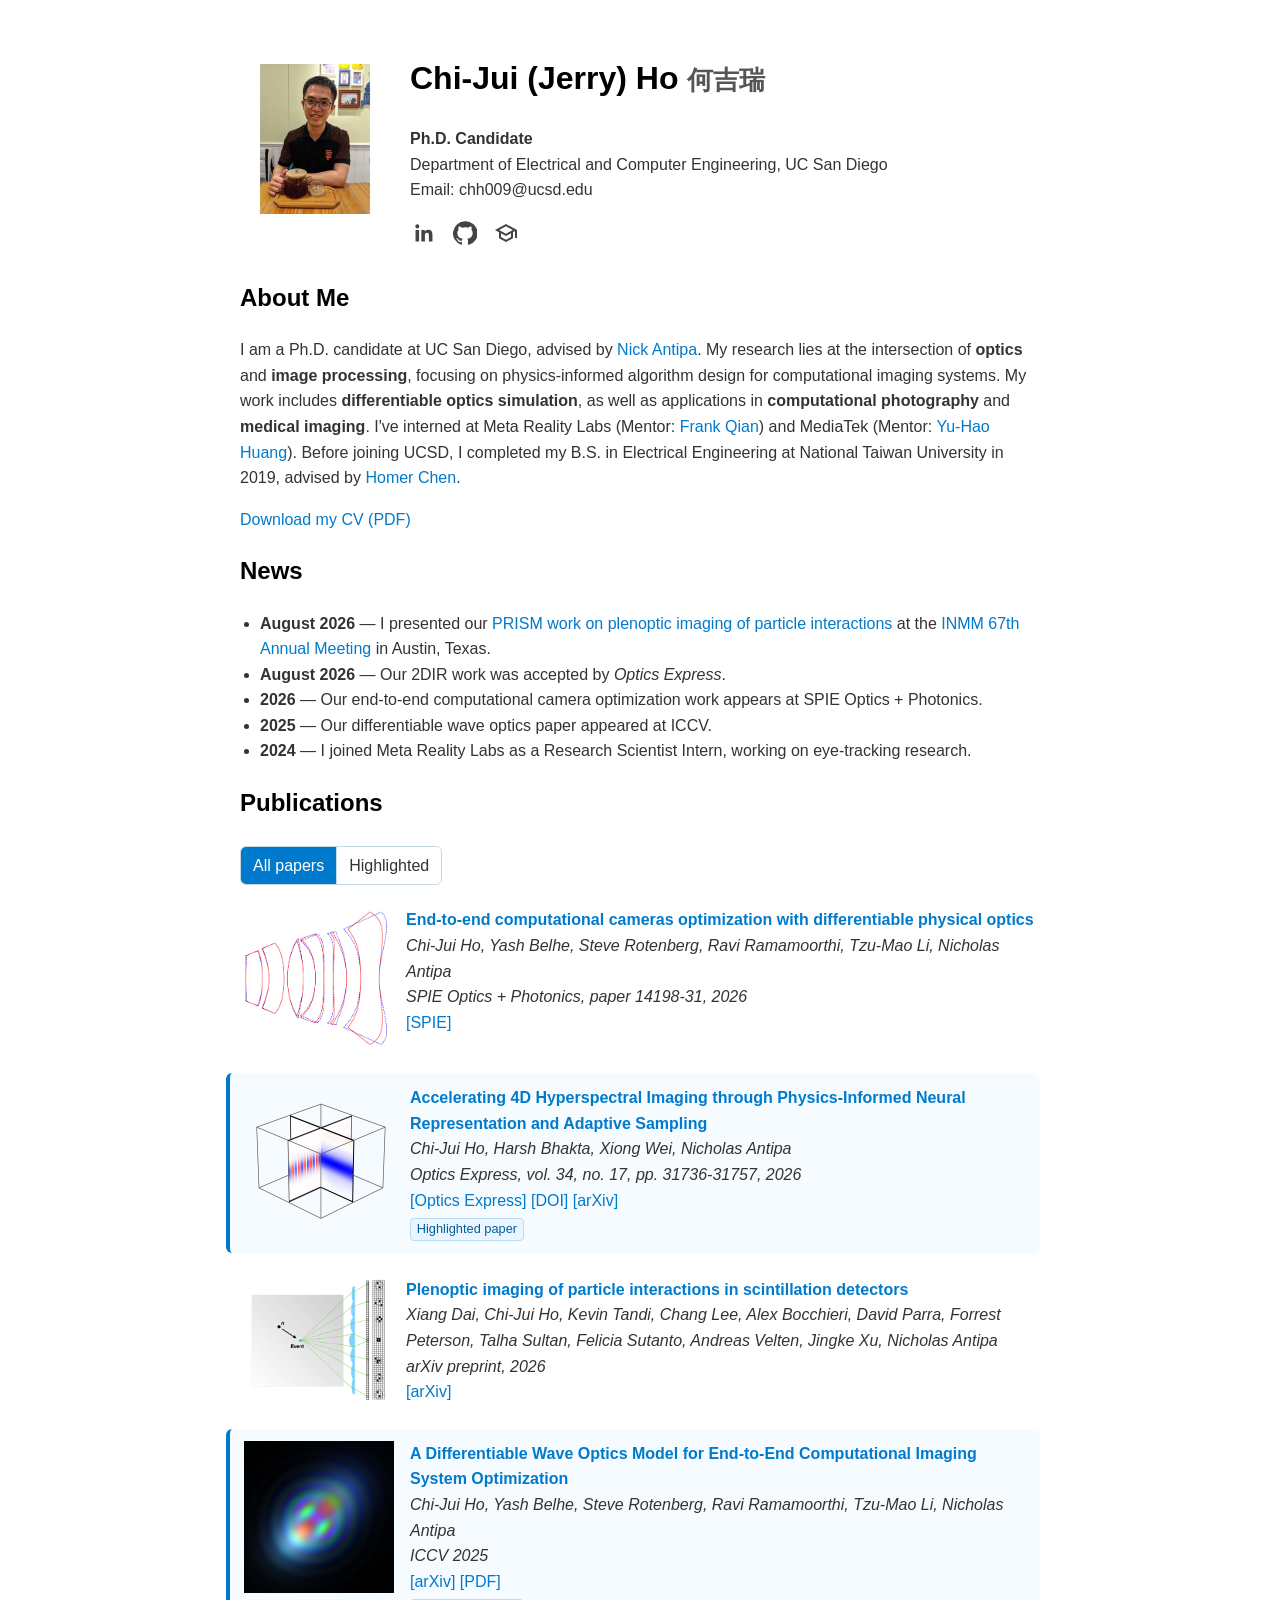
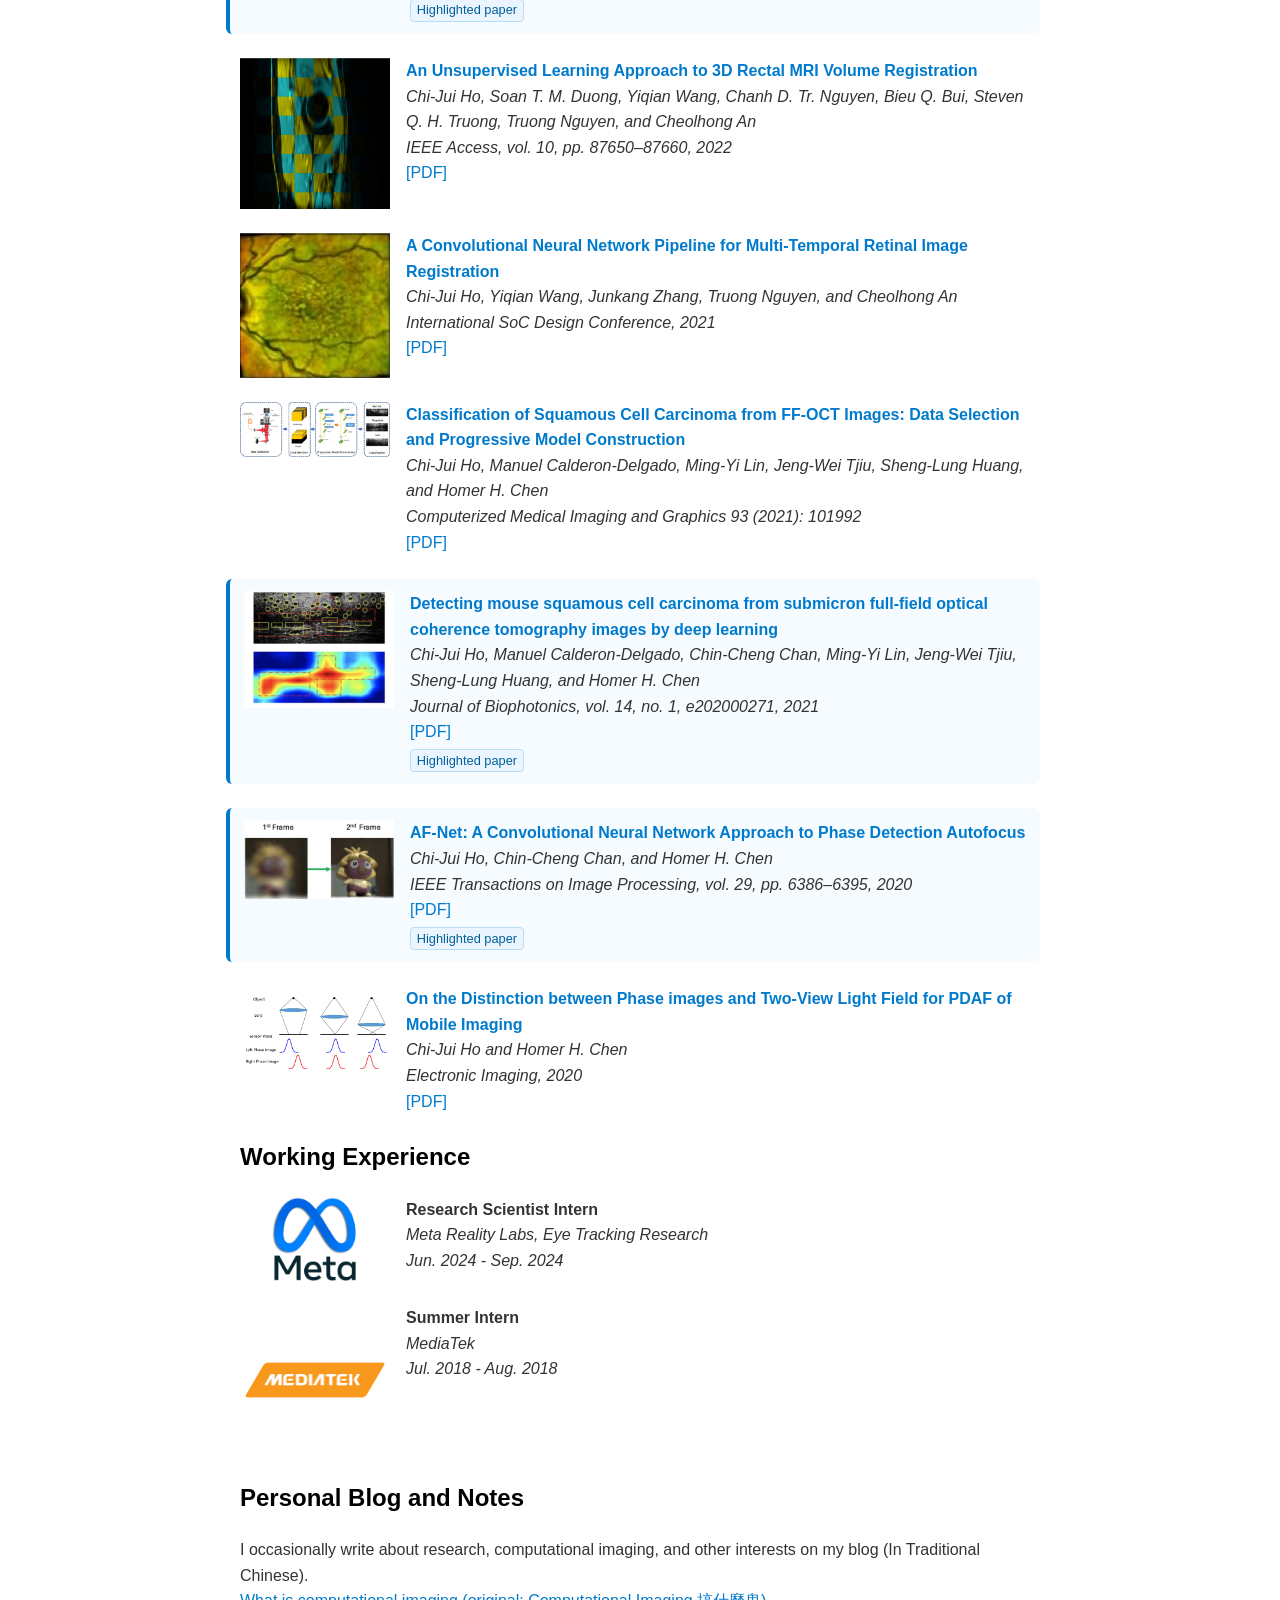
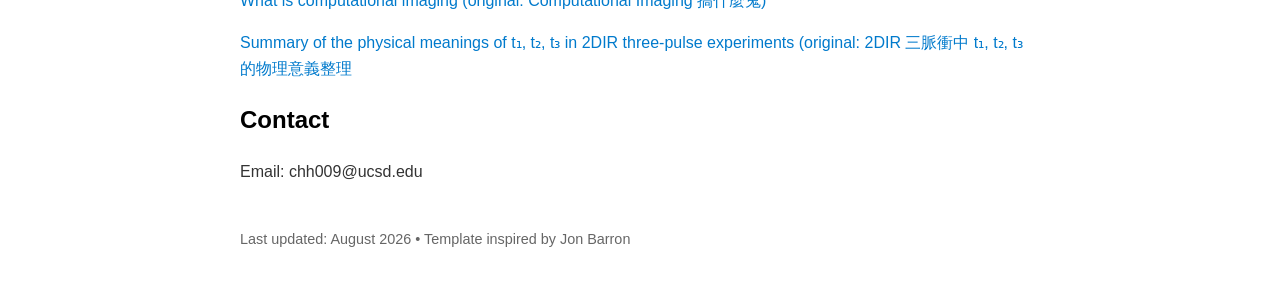
<file: index.html>
<!DOCTYPE html>
<html lang="en">
<head>
<meta charset="utf-8"/>
<title>Chi-Jui (Jerry) Ho</title>
<meta name="viewport" content="width=device-width, initial-scale=1"/>
<meta name="description" content="Chi-Jui (Jerry) Ho is a Ph.D. candidate at UC San Diego researching computational imaging, differentiable optics, and physics-informed image processing."/>
<link rel="canonical" href="https://jerryhotaiwan.github.io/"/>
<link rel="icon" type="image/jpeg" href="imgs/jerry.jpg"/>
<meta property="og:type" content="website"/>
<meta property="og:title" content="Chi-Jui (Jerry) Ho"/>
<meta property="og:description" content="Research in computational imaging, differentiable optics, and physics-informed image processing."/>
<meta property="og:url" content="https://jerryhotaiwan.github.io/"/>
<meta property="og:image" content="https://jerryhotaiwan.github.io/imgs/jerry.jpg"/>
<meta name="twitter:card" content="summary"/>
<meta name="google-site-verification" content="zfA1DzGAWtpYWgjwq686KlSi9xvce8L3ObJnzD0OJwY" />
<script type="application/ld+json">
{
  "@context": "https://schema.org",
  "@type": "Person",
  "name": "Chi-Jui Ho",
  "alternateName": "Jerry Ho",
  "url": "https://jerryhotaiwan.github.io/",
  "image": "https://jerryhotaiwan.github.io/imgs/jerry.jpg",
  "jobTitle": "Ph.D. Candidate",
  "affiliation": {
    "@type": "CollegeOrUniversity",
    "name": "University of California San Diego"
  },
  "sameAs": [
    "https://www.linkedin.com/in/chi-jui-jerry-ho/",
    "https://github.com/JerryHoTaiwan",
    "https://scholar.google.com/citations?hl=en&user=HRKp738AAAAJ"
  ]
}
</script>
<style>
  body {
    max-width: 800px;
    margin: auto;
    font-family: 'Helvetica Neue', Helvetica, Arial, sans-serif;
    line-height: 1.6;
    color: #333;
    padding: 2em;
  }
  h1, h2, h3 {
    color: #000;
  }
  a {
    color: #007acc;
    text-decoration: none;
  }
  a:hover {
    text-decoration: underline;
  }
  a:focus-visible, button:focus-visible {
    outline: 3px solid #ffbf47;
    outline-offset: 3px;
  }
  .header {
    display: flex;
    align-items: center;
    margin-bottom: 2em;
  }
  
  .profile-img {
    width: 150px;
    height: 150px;
    object-fit: cover;
    border-radius: 8px;
    margin-right: 20px;
    flex-shrink: 0;
  }
  .pub-title {
    font-weight: bold;
  }
  .pub-authors {
    font-style: italic;
  }
  .cv-link {
    margin-top: 1em;
  }
  footer {
    margin-top: 3em;
    font-size: 0.9em;
    color: #666;
  }
  .pub-list {
    margin: 0;
    padding: 0;
  }
  .pub-list li {
    list-style-type: none;
    margin: 0;
    padding: 0;
  }
  .publication-row {
    display: flex;
    align-items: flex-start;
    margin-bottom: 24px;
  }
  .publication-image {
    width: 150px;
    height: auto;
    margin-right: 16px;
    flex-shrink: 0;
  }
  .publication-details {
    flex-grow: 1;
    min-width: 0;
  }
  .news-list {
    padding-left: 1.25em;
  }
  .news-list time {
    font-weight: bold;
  }
  .publication-filter {
    display: inline-flex;
    gap: 0;
    margin: 0.25em 0 1.4em;
    border: 1px solid #c7d7e2;
    border-radius: 6px;
    overflow: hidden;
  }
  .publication-filter button {
    border: 0;
    border-right: 1px solid #c7d7e2;
    background: #fff;
    color: #333;
    cursor: pointer;
    font: inherit;
    padding: 0.35em 0.75em;
  }
  .publication-filter button:last-child {
    border-right: 0;
  }
  .publication-filter button.active {
    background: #007acc;
    color: #fff;
  }
  .highlighted-paper {
    background: #f6fbff;
    border-left: 4px solid #007acc;
    border-radius: 6px;
    margin-left: -14px;
    padding: 12px 14px;
  }
  .highlight-badge {
    display: inline-block;
    margin-top: 0.35em;
    padding: 0.12em 0.45em;
    border: 1px solid #b8ddf6;
    border-radius: 4px;
    background: #eaf5ff;
    color: #005f99;
    font-size: 0.8em;
    font-style: normal;
    line-height: 1.4;
  }

  .social-links {
    margin-top: 0.5em;
    display: flex;
    align-items: center;
    gap: 0.8em;
  }
  .social-links a {
    display: inline-flex;
    align-items: center;
    justify-content: center;
    width: 28px;
    height: 28px;
    color: #444;
  }
  .social-links a:hover {
    color: #007acc;
    text-decoration: none;
  }
  .social-links svg {
    width: 24px;
    height: 24px;
    fill: currentColor;
  }
  .sr-only {
    position: absolute;
    width: 1px;
    height: 1px;
    padding: 0;
    margin: -1px;
    overflow: hidden;
    clip: rect(0, 0, 0, 0);
    white-space: nowrap;
    border: 0;
  }
  .publication-filter.highlighted-only + .pub-list .highlight-badge {
    display: none;
  }
  @media (max-width: 600px) {
    body {
      padding: 1.25em;
    }
    .header {
      align-items: flex-start;
      flex-direction: column;
    }
    .profile-img {
      width: 120px;
      height: 120px;
      margin: 0 0 1em;
    }
    h1 {
      font-size: 1.75em;
      line-height: 1.25;
    }
    .publication-row {
      flex-direction: column;
    }
    .publication-image {
      width: 100%;
      max-width: 260px;
      margin: 0 0 0.75em;
    }
    .highlighted-paper {
      margin-left: 0;
    }
  }
</style>
</head>
<body>
<div class="header">
  <img src="imgs/jerry.jpg" alt="Portrait of Chi-Jui Jerry Ho" class="profile-img"/>
  <div>
    <h1>Chi-Jui (Jerry) Ho <span style="font-size:0.8em; color:#555;">何吉瑞</span></h1>
    <p><strong>Ph.D. Candidate</strong><br/>
    Department of Electrical and Computer Engineering, UC San Diego<br/>
    Email: chh009@ucsd.edu</p>

    <div class="social-links">
      <a href="https://www.linkedin.com/in/chi-jui-jerry-ho/" target="_blank" rel="noopener noreferrer" aria-label="LinkedIn" title="LinkedIn">
        <svg viewBox="0 0 24 24" aria-hidden="true"><path d="M20.45 20.45h-3.56v-5.57c0-1.33-.03-3.04-1.85-3.04-1.85 0-2.14 1.45-2.14 2.94v5.67H9.34V9h3.42v1.56h.05c.47-.9 1.64-1.85 3.37-1.85 3.6 0 4.27 2.37 4.27 5.46v6.28zM5.32 7.43a2.06 2.06 0 1 1 0-4.12 2.06 2.06 0 0 1 0 4.12zM7.1 20.45H3.54V9H7.1v11.45z"/></svg>
        <span class="sr-only">LinkedIn</span>
      </a>
      <a href="https://github.com/JerryHoTaiwan" target="_blank" rel="noopener noreferrer" aria-label="GitHub" title="GitHub">
        <svg viewBox="0 0 24 24" aria-hidden="true"><path d="M12 .3a12 12 0 0 0-3.79 23.39c.6.11.82-.26.82-.58l-.02-2.04c-3.34.73-4.04-1.42-4.04-1.42-.55-1.39-1.34-1.76-1.34-1.76-1.09-.75.08-.73.08-.73 1.21.08 1.84 1.24 1.84 1.24 1.07 1.84 2.81 1.31 3.5 1 .11-.78.42-1.31.76-1.61-2.67-.3-5.47-1.33-5.47-5.93 0-1.31.47-2.38 1.24-3.22-.13-.3-.54-1.52.11-3.18 0 0 1.01-.32 3.3 1.23A11.5 11.5 0 0 1 12 6.29c1.02 0 2.05.14 3.01.4 2.29-1.55 3.3-1.23 3.3-1.23.65 1.66.24 2.88.12 3.18a4.63 4.63 0 0 1 1.23 3.22c0 4.61-2.81 5.62-5.48 5.92.43.37.81 1.1.81 2.22l-.01 3.29c0 .32.22.69.82.57A12 12 0 0 0 12 .3z"/></svg>
        <span class="sr-only">GitHub</span>
      </a>
      <a href="https://scholar.google.com/citations?hl=en&amp;user=HRKp738AAAAJ" target="_blank" rel="noopener noreferrer" aria-label="Google Scholar" title="Google Scholar">
        <svg viewBox="0 0 24 24" aria-hidden="true"><path d="M12 3 1 9l4 2.18v6L12 21l7-3.82v-6l2-1.09V17h2V9L12 3zm6.82 6L12 12.72 5.18 9 12 5.28 18.82 9zM17 16l-5 2.72L7 16v-3.73L12 15l5-2.73V16z"/></svg>
        <span class="sr-only">Google Scholar</span>
      </a>
    </div>
  </div>
</div>

<h2>About Me</h2>
<p>I am a Ph.D. candidate at UC San Diego, advised by <a href="http://www.nickantipa.com">Nick Antipa</a>. My research lies at the intersection of <strong>optics</strong> and <strong>image processing</strong>, focusing on physics-informed algorithm design for computational imaging systems. My work includes <strong>differentiable optics simulation</strong>, as well as applications in <strong>computational photography</strong> and <strong>medical imaging</strong>. I've interned at Meta Reality Labs (Mentor: <a href="https://www.linkedin.com/in/ruobing-qian/">Frank Qian</a>) and MediaTek (Mentor: <a href="https://www.linkedin.com/in/yu-hao-huang-72821060/?originalSubdomain=tw">Yu-Hao Huang</a>). Before joining UCSD, I completed my B.S. in Electrical Engineering at National Taiwan University in 2019, advised by <a href="https://www.ee.ntu.edu.tw/profile1.php?id=60">Homer Chen</a>.</p>
<div class="cv-link">
  <a href="pdfs/Jerry_Ho_CV.pdf" target="_blank" rel="noopener noreferrer">Download my CV (PDF)</a>
</div>
<h2>News</h2>
<ul class="news-list">
  <li><time datetime="2026-08">August 2026</time> — I presented our <a href="https://arxiv.org/abs/2607.01123">PRISM work on plenoptic imaging of particle interactions</a> at the <a href="https://members.inmm.org/events/EventDetails.aspx?id=1910923">INMM 67th Annual Meeting</a> in Austin, Texas.</li>
  <li><time datetime="2026-08">August 2026</time> — Our 2DIR work was accepted by <em>Optics Express</em>.</li>
  <li><time datetime="2026">2026</time> — Our end-to-end computational camera optimization work appears at SPIE Optics + Photonics.</li>
  <li><time datetime="2025">2025</time> — Our differentiable wave optics paper appeared at ICCV.</li>
  <li><time datetime="2024">2024</time> — I joined Meta Reality Labs as a Research Scientist Intern, working on eye-tracking research.</li>
</ul>
<h2>Publications</h2>
<div class="publication-filter" role="group" aria-label="Publication filter">
  <button class="active" type="button" data-filter="all" aria-pressed="true">All papers</button>
  <button type="button" data-filter="highlighted" aria-pressed="false">Highlighted</button>
</div>
<ul class="pub-list" id="publication-list">

  <li>
    <div class="publication-row">
      <img alt="Optimized computational camera lens design" src="imgs/SPIE_lens.png" class="publication-image"/>
      <div class="publication-details">
        <a class="pub-title" href="https://spie.org/optics-photonics/presentation/End-to-end-computational-cameras-optimization-with-differentiable-physical-optics/14198-31">End-to-end computational cameras optimization with differentiable physical optics</a><br/>
        <span class="pub-authors">Chi-Jui Ho, Yash Belhe, Steve Rotenberg, Ravi Ramamoorthi, Tzu-Mao Li, Nicholas Antipa</span><br/>
        <em>SPIE Optics + Photonics, paper 14198-31, 2026</em><br/>
        <a href="https://spie.org/optics-photonics/presentation/End-to-end-computational-cameras-optimization-with-differentiable-physical-optics/14198-31">[SPIE]</a>
      </div>
    </div>
  </li>

    <li>
    <div class="publication-row highlighted-paper">
      <img alt="Reconstructed four-dimensional hyperspectral data" src="imgs/hyperspec.png" class="publication-image"/>
      <div class="publication-details">
        <a class="pub-title" href="https://jerryhotaiwan.github.io/projects/neural4dir/">Accelerating 4D Hyperspectral Imaging through Physics-Informed Neural Representation and Adaptive Sampling</a><br/>
        <span class="pub-authors">Chi-Jui Ho, Harsh Bhakta, Xiong Wei, Nicholas Antipa</span><br/>
        <em>Optics Express, vol. 34, no. 17, pp. 31736-31757, 2026</em><br/>
        <a href="https://opg.optica.org/oe/fulltext.cfm?uri=oe-34-17-31736">[Optics Express]</a>
        <a href="https://doi.org/10.1364/OE.599405">[DOI]</a>
        <a href="https://arxiv.org/abs/2604.06561">[arXiv]</a>
        <br/><span class="highlight-badge">Highlighted paper</span>
      </div>
    </div>
  </li>

    <li>
    <div class="publication-row">
      <img alt="Plenoptic imaging of particle interactions in a scintillation detector" src="imgs/PRISM.png" class="publication-image"/>
      <div class="publication-details">
        <a class="pub-title" href="https://arxiv.org/abs/2607.01123">Plenoptic imaging of particle interactions in scintillation detectors</a><br/>
        <span class="pub-authors">Xiang Dai, Chi-Jui Ho, Kevin Tandi, Chang Lee, Alex Bocchieri, David Parra, Forrest Peterson, Talha Sultan, Felicia Sutanto, Andreas Velten, Jingke Xu, Nicholas Antipa</span><br/>
        <em>arXiv preprint, 2026</em><br/>
        <a href="https://arxiv.org/abs/2607.01123">[arXiv]</a>
      </div>
    </div>
  </li>

  <li>
    <div class="publication-row highlighted-paper">
      <img alt="Differentiable wave optics imaging pipeline" src="imgs/waveoptics.png" class="publication-image"/>
      <div class="publication-details">
        <a class="pub-title" href="https://jerryhotaiwan.github.io/projects/diff_wave_optics/">A Differentiable Wave Optics Model for End-to-End Computational Imaging System Optimization</a><br/>
        <span class="pub-authors">Chi-Jui Ho, Yash Belhe, Steve Rotenberg, Ravi Ramamoorthi, Tzu-Mao Li, Nicholas Antipa</span><br/>
        <em>ICCV 2025</em><br/>
        <a href="https://arxiv.org/abs/2412.09774">[arXiv]</a>
        <a href="pdfs/DiffWave_ICCV.pdf">[PDF]</a>
        <br/><span class="highlight-badge">Highlighted paper</span>
      </div>
    </div>
  </li>

  <li>
    <div class="publication-row">
      <img alt="Three-dimensional rectal MRI registration result" src="imgs/MRI_reg.png" class="publication-image"/>
      <div class="publication-details">
        <a class="pub-title" href="https://doi.org/10.1109/ACCESS.2022.3199379">An Unsupervised Learning Approach to 3D Rectal MRI Volume Registration</a><br/>
        <span class="pub-authors">Chi-Jui Ho, Soan T. M. Duong, Yiqian Wang, Chanh D. Tr. Nguyen, Bieu Q. Bui, Steven Q. H. Truong, Truong Nguyen, and Cheolhong An</span><br/>
        <em>IEEE Access, vol. 10, pp. 87650–87660, 2022</em><br/>
        <a href="pdfs/MRI_reg.pdf">[PDF]</a>
      </div>
    </div>
  </li>

  <li>
    <div class="publication-row">
      <img alt="Multi-temporal retinal image registration result" src="imgs/multi_temp_reg.png" class="publication-image"/>
      <div class="publication-details">
        <a class="pub-title" href="https://ieeexplore.ieee.org/document/9613906">A Convolutional Neural Network Pipeline for Multi-Temporal Retinal Image Registration</a><br/>
        <span class="pub-authors">Chi-Jui Ho, Yiqian Wang, Junkang Zhang, Truong Nguyen, and Cheolhong An</span><br/>
        <em>International SoC Design Conference, 2021</em><br/>
        <a href="pdfs/multi_temp_reg.pdf">[PDF]</a>
      </div>
    </div>
  </li>

  <li>
    <div class="publication-row">
      <img alt="FF-OCT squamous cell carcinoma classification examples" src="imgs/OCT_train.jpg" class="publication-image"/>
      <div class="publication-details">
        <a class="pub-title" href="https://www.sciencedirect.com/science/article/pii/S0895611121001415">Classification of Squamous Cell Carcinoma from FF-OCT Images: Data Selection and Progressive Model Construction</a><br/>
        <span class="pub-authors">Chi-Jui Ho, Manuel Calderon-Delgado, Ming-Yi Lin, Jeng-Wei Tjiu, Sheng-Lung Huang, and Homer H. Chen</span><br/>
        <em>Computerized Medical Imaging and Graphics 93 (2021): 101992</em><br/>
        <a href="pdfs/OCT_train.pdf">[PDF]</a>
      </div>
    </div>
  </li>

  <li>
    <div class="publication-row highlighted-paper">
      <img alt="Full-field optical coherence tomography tissue image" src="imgs/OCT.jpg" class="publication-image"/>
      <div class="publication-details">
        <a class="pub-title" href="https://onlinelibrary.wiley.com/doi/full/10.1002/jbio.202000271">Detecting mouse squamous cell carcinoma from submicron full-field optical coherence tomography images by deep learning</a><br/>
        <span class="pub-authors">Chi-Jui Ho, Manuel Calderon-Delgado, Chin-Cheng Chan, Ming-Yi Lin, Jeng-Wei Tjiu, Sheng-Lung Huang, and Homer H. Chen</span><br/>
        <em>Journal of Biophotonics, vol. 14, no. 1, e202000271, 2021</em><br/>
        <a href="pdfs/SCC_JB.pdf">[PDF]</a>
        <br/><span class="highlight-badge">Highlighted paper</span>
      </div>
    </div>
  </li>

  <li>
    <div class="publication-row highlighted-paper">
      <img alt="Phase detection autofocus imaging result" src="imgs/PDAF.jpg" class="publication-image"/>
      <div class="publication-details">
        <a class="pub-title" href="https://ieeexplore.ieee.org/document/9130390">AF-Net: A Convolutional Neural Network Approach to Phase Detection Autofocus</a><br/>
        <span class="pub-authors">Chi-Jui Ho, Chin-Cheng Chan, and Homer H. Chen</span><br/>
        <em>IEEE Transactions on Image Processing, vol. 29, pp. 6386–6395, 2020</em><br/>
        <a href="pdfs/AFNet_TIP.pdf">[PDF]</a>
        <br/><span class="highlight-badge">Highlighted paper</span>
      </div>
    </div>
  </li>

  <li>
    <div class="publication-row">
      <img alt="Comparison of phase images and two-view light fields" src="imgs/phaseimage.jpg" class="publication-image"/>
      <div class="publication-details">
        <a class="pub-title" href="https://library.imaging.org/ei/articles/32/14/art00022">On the Distinction between Phase images and Two-View Light Field for PDAF of Mobile Imaging</a><br/>
        <span class="pub-authors">Chi-Jui Ho and Homer H. Chen</span><br/>
        <em>Electronic Imaging, 2020</em><br/>
        <a href="pdfs/EI_PDAF_TVLF.pdf">[PDF]</a>
      </div>
    </div>
  </li>
</ul>
  <h2>Working Experience</h2>
  <ul class="pub-list">
  <li><div class="publication-row">
    <img alt="Meta Reality Labs logo" src="imgs/meta.png" class="publication-image"/>
    <div class="publication-details">
    <span class="pub-title">Research Scientist Intern</span><br/>
    <span class="pub-authors">Meta Reality Labs, Eye Tracking Research</span><br/>
    <em>Jun. 2024 - Sep. 2024
    </em><br/></div></div></li>
  <li><div class="publication-row">
    <img alt="MediaTek logo" src="imgs/MTK.jpg" class="publication-image"/>
    <div class="publication-details">
    <span class="pub-title">Summer Intern</span><br/>
    <span class="pub-authors">MediaTek</span><br/>
    <em>Jul. 2018 - Aug. 2018</em><br/></div></div></li></ul>

<h2>Personal Blog and Notes</h2>
<p>
  I occasionally write about research, computational imaging, and other interests on my blog (In Traditional Chinese).<br/>
  <a href="https://hochirijay.medium.com/computational-imaging搞什麼鬼-7187746eb218" target="_blank" rel="noopener noreferrer">What is computational imaging (original: Computational Imaging 搞什麼鬼)</a>
</p>
<p>
  <a href="2DIR.html" target="_blank" rel="noopener noreferrer">
    Summary of the physical meanings of t₁, t₂, t₃ in 2DIR three-pulse experiments (original: 2DIR 三脈衝中 t₁, t₂, t₃ 的物理意義整理
  </a>
</p>

  <h2>Contact</h2>
<p>Email: chh009@ucsd.edu<br/>
</p>
<footer>
    Last updated: August 2026 • Template inspired by Jon Barron
  </footer>
<script>
  const publicationList = document.getElementById('publication-list');
  const filterButtons = document.querySelectorAll('.publication-filter button');

  filterButtons.forEach((button) => {
    button.addEventListener('click', () => {
      const showHighlightedOnly = button.dataset.filter === 'highlighted';
      const publicationItems = publicationList.querySelectorAll('li');

      document.querySelector('.publication-filter').classList.toggle('highlighted-only', showHighlightedOnly);

      publicationItems.forEach((item) => {
        item.hidden = showHighlightedOnly && !item.querySelector('.highlighted-paper');
      });
      filterButtons.forEach((item) => {
        const isActive = item === button;
        item.classList.toggle('active', isActive);
        item.setAttribute('aria-pressed', String(isActive));
      });
    });
  });
</script>
</body>
</html>
</file>
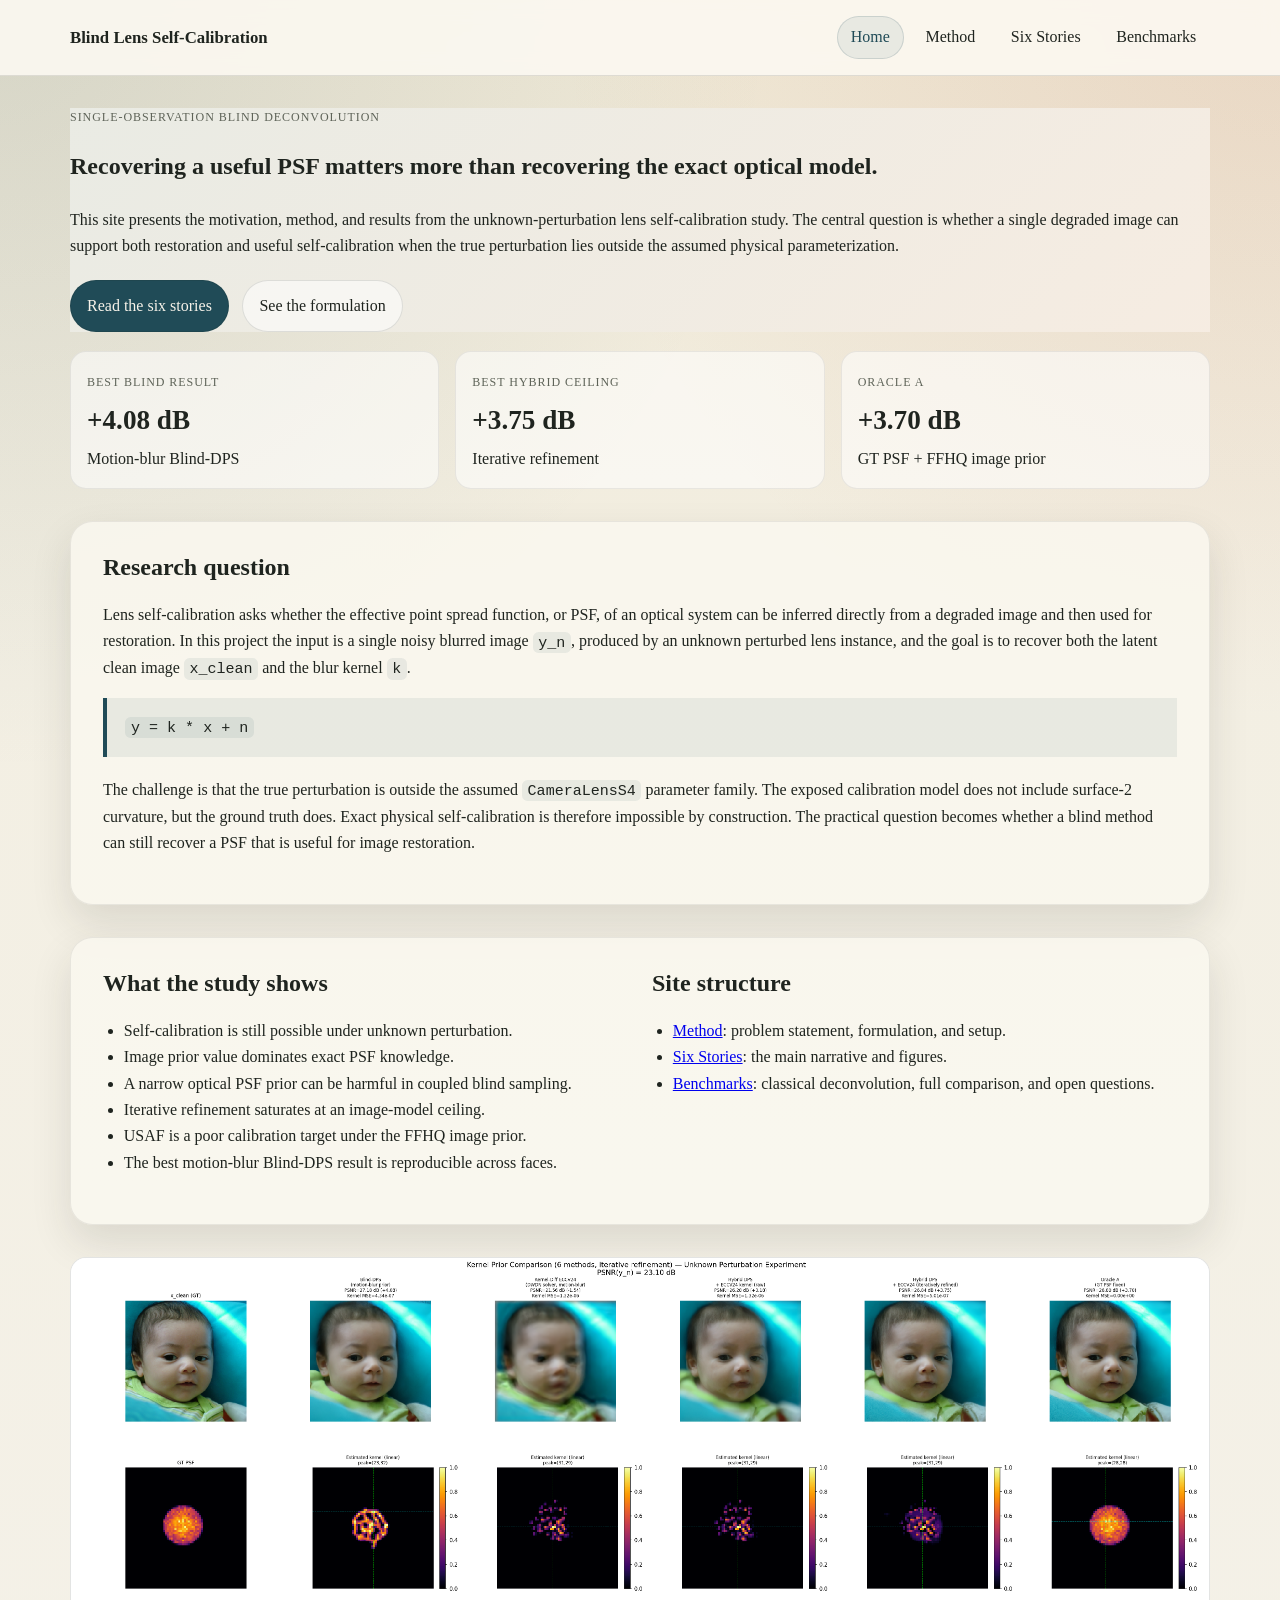
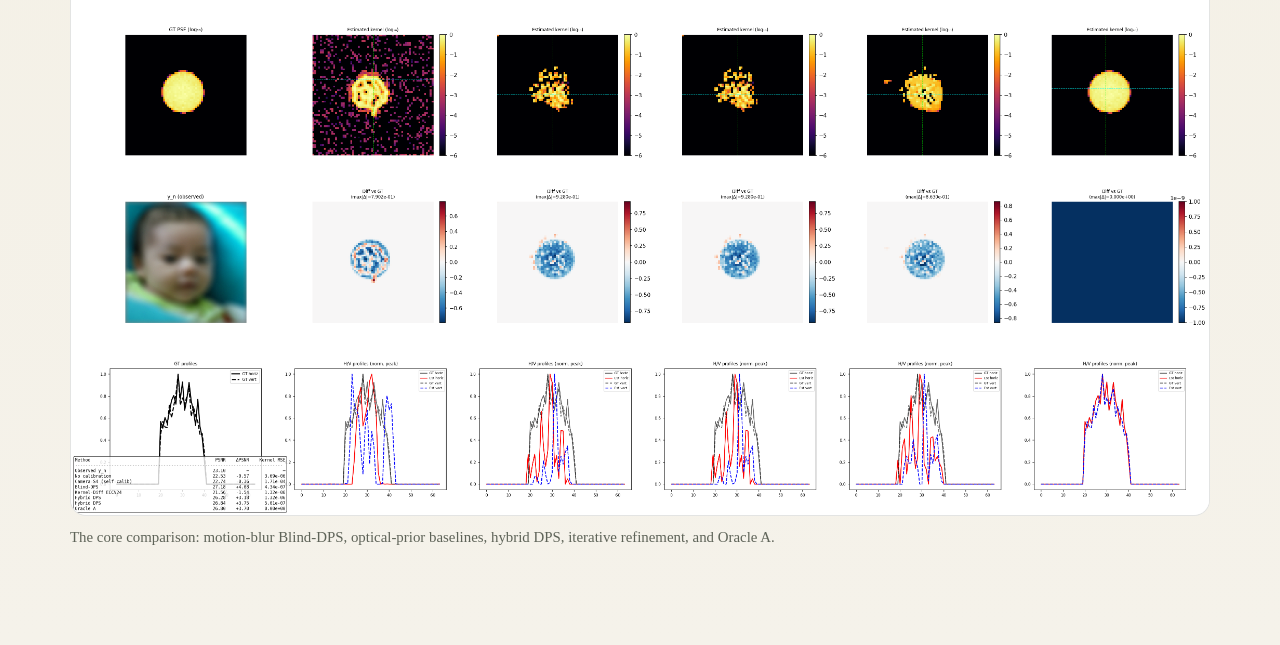
<file: optics-self-calibration/index.html>
<!doctype html>
<html lang="en">
  <head>
    <meta charset="utf-8" />
    <meta name="viewport" content="width=device-width, initial-scale=1" />
    <title>Blind Lens Self-Calibration</title>
    <meta
      name="description"
      content="Research website for blind image restoration with lens self-calibration under unknown perturbation."
    />
    <meta name="robots" content="noindex, nofollow, noarchive, nosnippet" />
    <meta name="googlebot" content="noindex, nofollow, noarchive, nosnippet" />
    <link rel="stylesheet" href="styles.css" />
  </head>
  <body>
    <header class="topbar">
      <div class="topbar-inner">
        <a class="brand" href="index.html">Blind Lens Self-Calibration</a>
        <nav class="page-nav">
          <a class="active" href="index.html">Home</a>
          <a href="method.html">Method</a>
          <a href="stories.html">Six Stories</a>
          <a href="benchmark.html">Benchmarks</a>
        </nav>
      </div>
    </header>

    <main class="page-shell">
      <section class="hero hero-home">
        <p class="hero-kicker">Single-observation blind deconvolution</p>
        <h1>Recovering a useful PSF matters more than recovering the exact optical model.</h1>
        <p class="hero-copy">
          This site presents the motivation, method, and results from the unknown-perturbation
          lens self-calibration study. The central question is whether a single degraded image can
          support both restoration and useful self-calibration when the true perturbation lies
          outside the assumed physical parameterization.
        </p>
        <div class="hero-actions">
          <a class="button button-primary" href="stories.html">Read the six stories</a>
          <a class="button button-secondary" href="method.html">See the formulation</a>
        </div>
      </section>

      <section class="cards-section">
        <div class="stat-card">
          <span class="stat-label">Best blind result</span>
          <strong>+4.08 dB</strong>
          <span>Motion-blur Blind-DPS</span>
        </div>
        <div class="stat-card">
          <span class="stat-label">Best hybrid ceiling</span>
          <strong>+3.75 dB</strong>
          <span>Iterative refinement</span>
        </div>
        <div class="stat-card">
          <span class="stat-label">Oracle A</span>
          <strong>+3.70 dB</strong>
          <span>GT PSF + FFHQ image prior</span>
        </div>
      </section>

      <section class="panel">
        <h2>Research question</h2>
        <p>
          Lens self-calibration asks whether the effective point spread function, or PSF, of an
          optical system can be inferred directly from a degraded image and then used for
          restoration. In this project the input is a single noisy blurred image <code>y_n</code>,
          produced by an unknown perturbed lens instance, and the goal is to recover both the
          latent clean image <code>x_clean</code> and the blur kernel <code>k</code>.
        </p>
        <div class="equation-block">
          <code>y = k * x + n</code>
        </div>
        <p>
          The challenge is that the true perturbation is outside the assumed <code>CameraLensS4</code>
          parameter family. The exposed calibration model does not include surface-2 curvature, but
          the ground truth does. Exact physical self-calibration is therefore impossible by
          construction. The practical question becomes whether a blind method can still recover a
          PSF that is useful for image restoration.
        </p>
      </section>

      <section class="panel panel-grid">
        <div>
          <h2>What the study shows</h2>
          <ul>
            <li>Self-calibration is still possible under unknown perturbation.</li>
            <li>Image prior value dominates exact PSF knowledge.</li>
            <li>A narrow optical PSF prior can be harmful in coupled blind sampling.</li>
            <li>Iterative refinement saturates at an image-model ceiling.</li>
            <li>USAF is a poor calibration target under the FFHQ image prior.</li>
            <li>The best motion-blur Blind-DPS result is reproducible across faces.</li>
          </ul>
        </div>
        <div>
          <h2>Site structure</h2>
          <ul>
            <li><a href="method.html">Method</a>: problem statement, formulation, and setup.</li>
            <li><a href="stories.html">Six Stories</a>: the main narrative and figures.</li>
            <li><a href="benchmark.html">Benchmarks</a>: classical deconvolution, full comparison, and open questions.</li>
          </ul>
        </div>
      </section>

      <section class="figure-spotlight">
        <figure>
          <img src="assets/figures/kernel_prior_comparison_v6.png" alt="Main method comparison figure" />
          <figcaption>
            The core comparison: motion-blur Blind-DPS, optical-prior baselines, hybrid DPS,
            iterative refinement, and Oracle A.
          </figcaption>
        </figure>
      </section>
    </main>

    <script src="main.js"></script>
  </body>
</html>
</file>
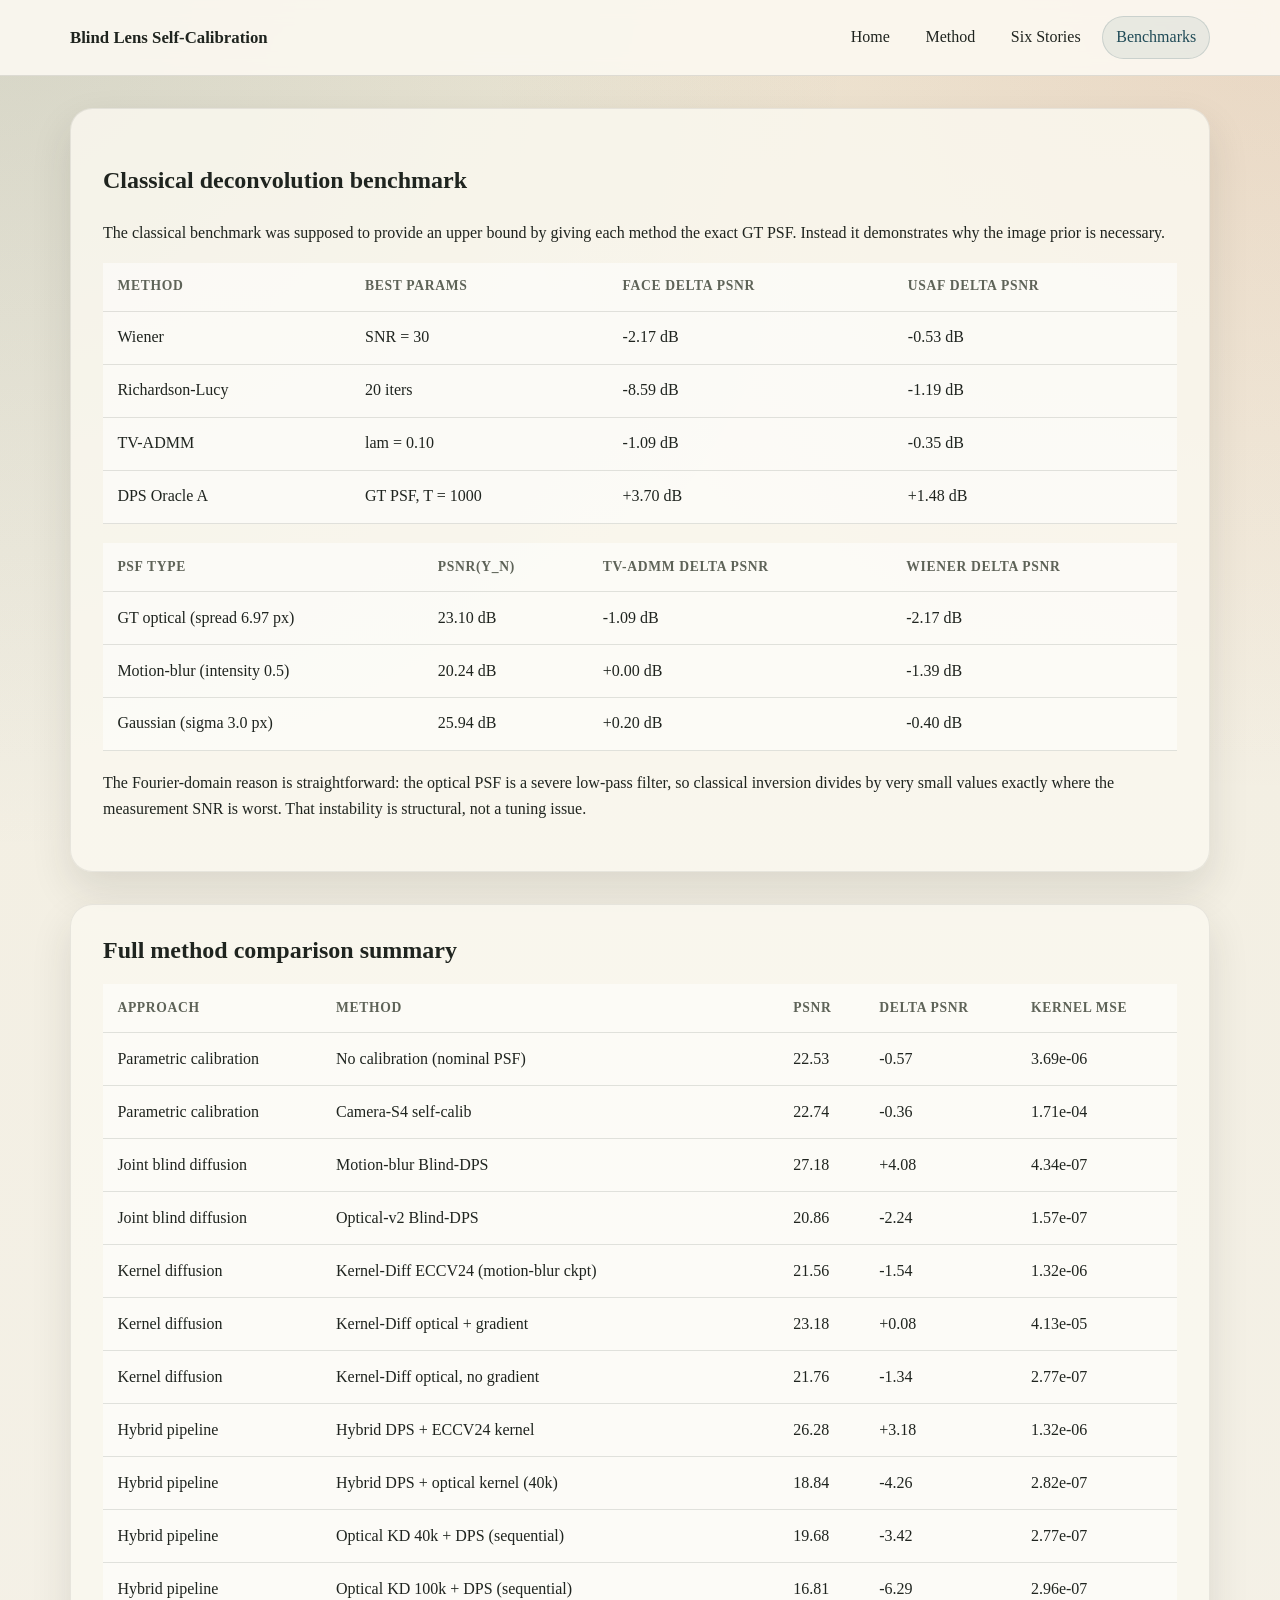
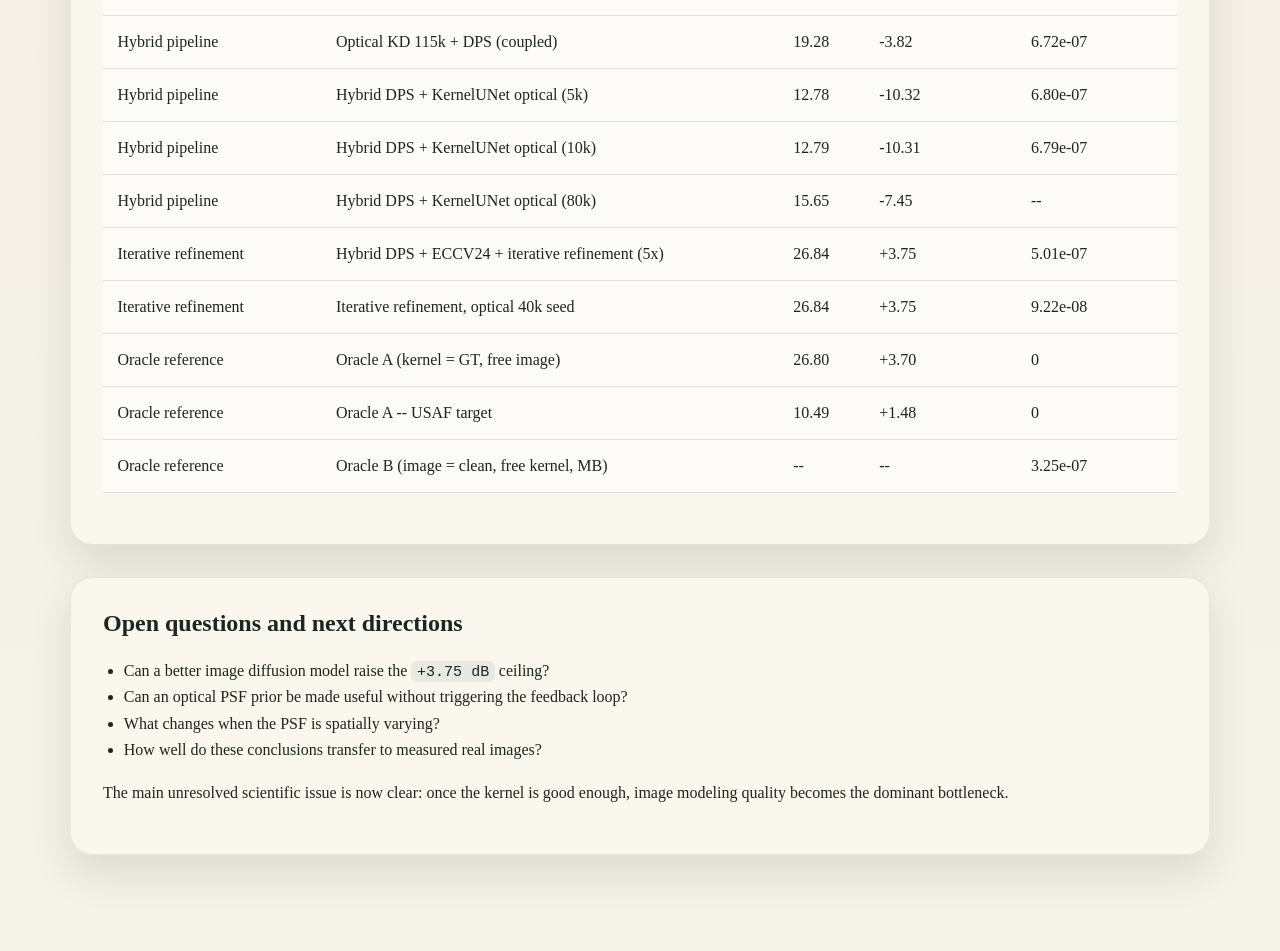
<file: optics-self-calibration/benchmark.html>
<!doctype html>
<html lang="en">
  <head>
    <meta charset="utf-8" />
    <meta name="viewport" content="width=device-width, initial-scale=1" />
    <title>Benchmarks | Blind Lens Self-Calibration</title>
    <meta name="robots" content="noindex, nofollow, noarchive, nosnippet" />
    <meta name="googlebot" content="noindex, nofollow, noarchive, nosnippet" />
    <link rel="stylesheet" href="styles.css" />
  </head>
  <body data-page="benchmark.html">
    <header class="topbar">
      <div class="topbar-inner">
        <a class="brand" href="index.html">Blind Lens Self-Calibration</a>
        <nav class="page-nav">
          <a href="index.html">Home</a>
          <a href="method.html">Method</a>
          <a href="stories.html">Six Stories</a>
          <a class="active" href="benchmark.html">Benchmarks</a>
        </nav>
      </div>
    </header>

    <main class="page-shell">
      <section class="panel">
        <h1>Classical deconvolution benchmark</h1>
        <p>
          The classical benchmark was supposed to provide an upper bound by giving each method the
          exact GT PSF. Instead it demonstrates why the image prior is necessary.
        </p>
        <div class="table-wrap">
          <table>
            <thead>
              <tr>
                <th>Method</th>
                <th>Best params</th>
                <th>Face Delta PSNR</th>
                <th>USAF Delta PSNR</th>
              </tr>
            </thead>
            <tbody>
              <tr><td>Wiener</td><td>SNR = 30</td><td>-2.17 dB</td><td>-0.53 dB</td></tr>
              <tr><td>Richardson-Lucy</td><td>20 iters</td><td>-8.59 dB</td><td>-1.19 dB</td></tr>
              <tr><td>TV-ADMM</td><td>lam = 0.10</td><td>-1.09 dB</td><td>-0.35 dB</td></tr>
              <tr><td>DPS Oracle A</td><td>GT PSF, T = 1000</td><td>+3.70 dB</td><td>+1.48 dB</td></tr>
            </tbody>
          </table>
        </div>
        <div class="table-wrap">
          <table>
            <thead>
              <tr>
                <th>PSF type</th>
                <th>PSNR(y_n)</th>
                <th>TV-ADMM Delta PSNR</th>
                <th>Wiener Delta PSNR</th>
              </tr>
            </thead>
            <tbody>
              <tr><td>GT optical (spread 6.97 px)</td><td>23.10 dB</td><td>-1.09 dB</td><td>-2.17 dB</td></tr>
              <tr><td>Motion-blur (intensity 0.5)</td><td>20.24 dB</td><td>+0.00 dB</td><td>-1.39 dB</td></tr>
              <tr><td>Gaussian (sigma 3.0 px)</td><td>25.94 dB</td><td>+0.20 dB</td><td>-0.40 dB</td></tr>
            </tbody>
          </table>
        </div>
        <p>
          The Fourier-domain reason is straightforward: the optical PSF is a severe low-pass
          filter, so classical inversion divides by very small values exactly where the
          measurement SNR is worst. That instability is structural, not a tuning issue.
        </p>
      </section>

      <section class="panel">
        <h2>Full method comparison summary</h2>
        <div class="table-wrap">
          <table>
            <thead>
              <tr>
                <th>Approach</th>
                <th>Method</th>
                <th>PSNR</th>
                <th>Delta PSNR</th>
                <th>Kernel MSE</th>
              </tr>
            </thead>
            <tbody>
              <tr><td>Parametric calibration</td><td>No calibration (nominal PSF)</td><td>22.53</td><td>-0.57</td><td>3.69e-06</td></tr>
              <tr><td>Parametric calibration</td><td>Camera-S4 self-calib</td><td>22.74</td><td>-0.36</td><td>1.71e-04</td></tr>
              <tr><td>Joint blind diffusion</td><td>Motion-blur Blind-DPS</td><td>27.18</td><td>+4.08</td><td>4.34e-07</td></tr>
              <tr><td>Joint blind diffusion</td><td>Optical-v2 Blind-DPS</td><td>20.86</td><td>-2.24</td><td>1.57e-07</td></tr>
              <tr><td>Kernel diffusion</td><td>Kernel-Diff ECCV24 (motion-blur ckpt)</td><td>21.56</td><td>-1.54</td><td>1.32e-06</td></tr>
              <tr><td>Kernel diffusion</td><td>Kernel-Diff optical + gradient</td><td>23.18</td><td>+0.08</td><td>4.13e-05</td></tr>
              <tr><td>Kernel diffusion</td><td>Kernel-Diff optical, no gradient</td><td>21.76</td><td>-1.34</td><td>2.77e-07</td></tr>
              <tr><td>Hybrid pipeline</td><td>Hybrid DPS + ECCV24 kernel</td><td>26.28</td><td>+3.18</td><td>1.32e-06</td></tr>
              <tr><td>Hybrid pipeline</td><td>Hybrid DPS + optical kernel (40k)</td><td>18.84</td><td>-4.26</td><td>2.82e-07</td></tr>
              <tr><td>Hybrid pipeline</td><td>Optical KD 40k + DPS (sequential)</td><td>19.68</td><td>-3.42</td><td>2.77e-07</td></tr>
              <tr><td>Hybrid pipeline</td><td>Optical KD 100k + DPS (sequential)</td><td>16.81</td><td>-6.29</td><td>2.96e-07</td></tr>
              <tr><td>Hybrid pipeline</td><td>Optical KD 115k + DPS (coupled)</td><td>19.28</td><td>-3.82</td><td>6.72e-07</td></tr>
              <tr><td>Hybrid pipeline</td><td>Hybrid DPS + KernelUNet optical (5k)</td><td>12.78</td><td>-10.32</td><td>6.80e-07</td></tr>
              <tr><td>Hybrid pipeline</td><td>Hybrid DPS + KernelUNet optical (10k)</td><td>12.79</td><td>-10.31</td><td>6.79e-07</td></tr>
              <tr><td>Hybrid pipeline</td><td>Hybrid DPS + KernelUNet optical (80k)</td><td>15.65</td><td>-7.45</td><td>--</td></tr>
              <tr><td>Iterative refinement</td><td>Hybrid DPS + ECCV24 + iterative refinement (5x)</td><td>26.84</td><td>+3.75</td><td>5.01e-07</td></tr>
              <tr><td>Iterative refinement</td><td>Iterative refinement, optical 40k seed</td><td>26.84</td><td>+3.75</td><td>9.22e-08</td></tr>
              <tr><td>Oracle reference</td><td>Oracle A (kernel = GT, free image)</td><td>26.80</td><td>+3.70</td><td>0</td></tr>
              <tr><td>Oracle reference</td><td>Oracle A -- USAF target</td><td>10.49</td><td>+1.48</td><td>0</td></tr>
              <tr><td>Oracle reference</td><td>Oracle B (image = clean, free kernel, MB)</td><td>--</td><td>--</td><td>3.25e-07</td></tr>
            </tbody>
          </table>
        </div>
      </section>

      <section class="panel">
        <h2>Open questions and next directions</h2>
        <ul>
          <li>Can a better image diffusion model raise the <code>+3.75 dB</code> ceiling?</li>
          <li>Can an optical PSF prior be made useful without triggering the feedback loop?</li>
          <li>What changes when the PSF is spatially varying?</li>
          <li>How well do these conclusions transfer to measured real images?</li>
        </ul>
        <p>
          The main unresolved scientific issue is now clear: once the kernel is good enough, image
          modeling quality becomes the dominant bottleneck.
        </p>
      </section>
    </main>

    <script src="main.js"></script>
  </body>
</html>
</file>
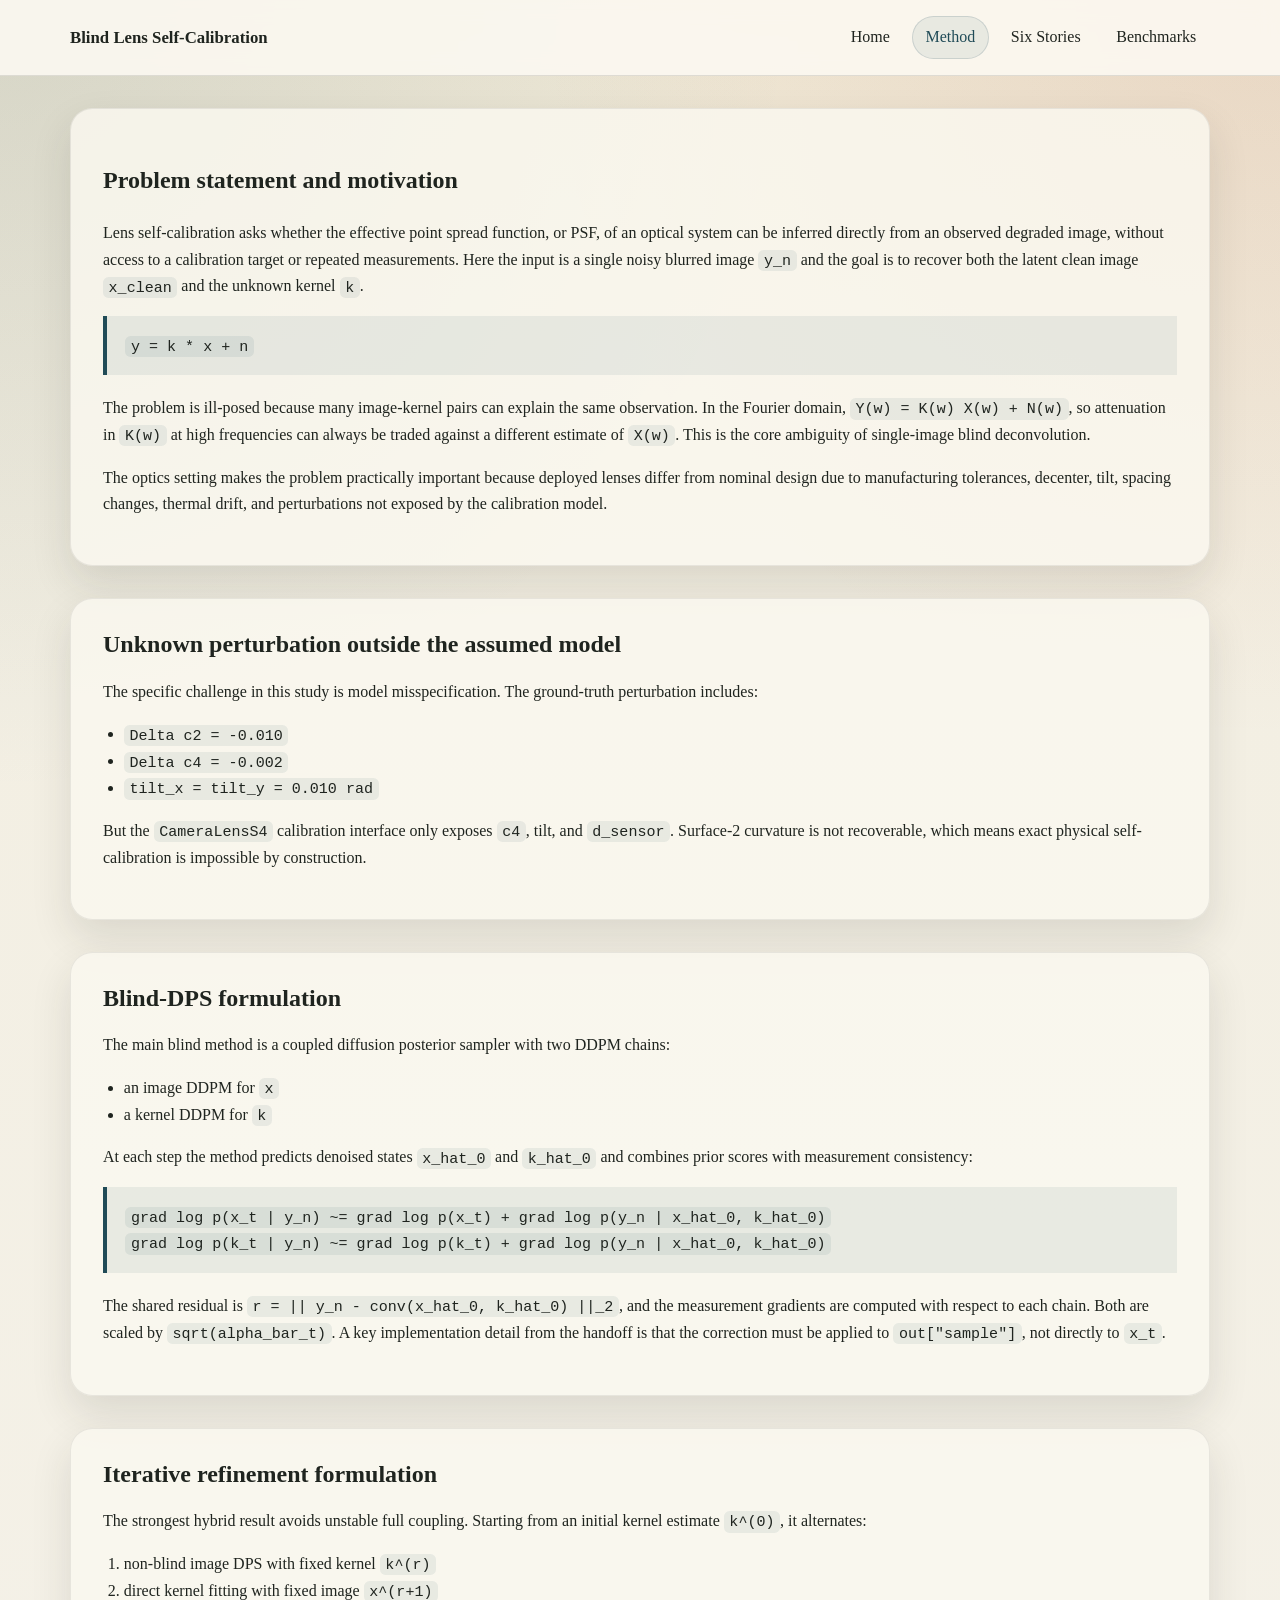
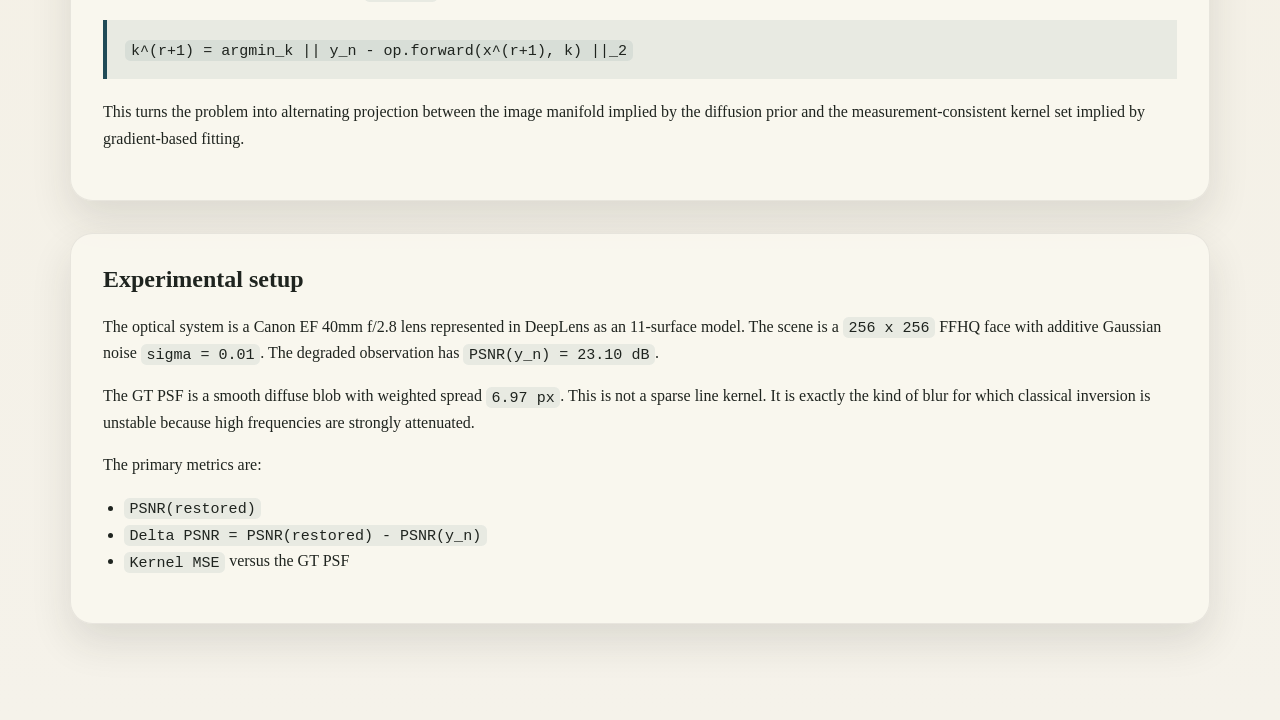
<file: optics-self-calibration/method.html>
<!doctype html>
<html lang="en">
  <head>
    <meta charset="utf-8" />
    <meta name="viewport" content="width=device-width, initial-scale=1" />
    <title>Method | Blind Lens Self-Calibration</title>
    <meta name="robots" content="noindex, nofollow, noarchive, nosnippet" />
    <meta name="googlebot" content="noindex, nofollow, noarchive, nosnippet" />
    <link rel="stylesheet" href="styles.css" />
  </head>
  <body data-page="method.html">
    <header class="topbar">
      <div class="topbar-inner">
        <a class="brand" href="index.html">Blind Lens Self-Calibration</a>
        <nav class="page-nav">
          <a href="index.html">Home</a>
          <a class="active" href="method.html">Method</a>
          <a href="stories.html">Six Stories</a>
          <a href="benchmark.html">Benchmarks</a>
        </nav>
      </div>
    </header>

    <main class="page-shell">
      <section class="panel">
        <h1>Problem statement and motivation</h1>
        <p>
          Lens self-calibration asks whether the effective point spread function, or PSF, of an
          optical system can be inferred directly from an observed degraded image, without access to
          a calibration target or repeated measurements. Here the input is a single noisy blurred
          image <code>y_n</code> and the goal is to recover both the latent clean image
          <code>x_clean</code> and the unknown kernel <code>k</code>.
        </p>
        <div class="equation-block">
          <code>y = k * x + n</code>
        </div>
        <p>
          The problem is ill-posed because many image-kernel pairs can explain the same
          observation. In the Fourier domain, <code>Y(w) = K(w) X(w) + N(w)</code>, so attenuation
          in <code>K(w)</code> at high frequencies can always be traded against a different estimate
          of <code>X(w)</code>. This is the core ambiguity of single-image blind deconvolution.
        </p>
        <p>
          The optics setting makes the problem practically important because deployed lenses differ
          from nominal design due to manufacturing tolerances, decenter, tilt, spacing changes,
          thermal drift, and perturbations not exposed by the calibration model.
        </p>
      </section>

      <section class="panel">
        <h2>Unknown perturbation outside the assumed model</h2>
        <p>
          The specific challenge in this study is model misspecification. The ground-truth
          perturbation includes:
        </p>
        <ul>
          <li><code>Delta c2 = -0.010</code></li>
          <li><code>Delta c4 = -0.002</code></li>
          <li><code>tilt_x = tilt_y = 0.010 rad</code></li>
        </ul>
        <p>
          But the <code>CameraLensS4</code> calibration interface only exposes <code>c4</code>,
          tilt, and <code>d_sensor</code>. Surface-2 curvature is not recoverable, which means
          exact physical self-calibration is impossible by construction.
        </p>
      </section>

      <section class="panel">
        <h2>Blind-DPS formulation</h2>
        <p>
          The main blind method is a coupled diffusion posterior sampler with two DDPM chains:
        </p>
        <ul>
          <li>an image DDPM for <code>x</code></li>
          <li>a kernel DDPM for <code>k</code></li>
        </ul>
        <p>
          At each step the method predicts denoised states <code>x_hat_0</code> and
          <code>k_hat_0</code> and combines prior scores with measurement consistency:
        </p>
        <div class="equation-block">
          <code>grad log p(x_t | y_n) ~= grad log p(x_t) + grad log p(y_n | x_hat_0, k_hat_0)</code><br />
          <code>grad log p(k_t | y_n) ~= grad log p(k_t) + grad log p(y_n | x_hat_0, k_hat_0)</code>
        </div>
        <p>
          The shared residual is <code>r = || y_n - conv(x_hat_0, k_hat_0) ||_2</code>, and the
          measurement gradients are computed with respect to each chain. Both are scaled by
          <code>sqrt(alpha_bar_t)</code>. A key implementation detail from the handoff is that the
          correction must be applied to <code>out["sample"]</code>, not directly to
          <code>x_t</code>.
        </p>
      </section>

      <section class="panel">
        <h2>Iterative refinement formulation</h2>
        <p>
          The strongest hybrid result avoids unstable full coupling. Starting from an initial
          kernel estimate <code>k^(0)</code>, it alternates:
        </p>
        <ol>
          <li>non-blind image DPS with fixed kernel <code>k^(r)</code></li>
          <li>direct kernel fitting with fixed image <code>x^(r+1)</code></li>
        </ol>
        <div class="equation-block">
          <code>k^(r+1) = argmin_k || y_n - op.forward(x^(r+1), k) ||_2</code>
        </div>
        <p>
          This turns the problem into alternating projection between the image manifold implied by
          the diffusion prior and the measurement-consistent kernel set implied by gradient-based
          fitting.
        </p>
      </section>

      <section class="panel">
        <h2>Experimental setup</h2>
        <p>
          The optical system is a Canon EF 40mm f/2.8 lens represented in DeepLens as an 11-surface
          model. The scene is a <code>256 x 256</code> FFHQ face with additive Gaussian noise
          <code>sigma = 0.01</code>. The degraded observation has
          <code>PSNR(y_n) = 23.10 dB</code>.
        </p>
        <p>
          The GT PSF is a smooth diffuse blob with weighted spread <code>6.97 px</code>. This is
          not a sparse line kernel. It is exactly the kind of blur for which classical inversion is
          unstable because high frequencies are strongly attenuated.
        </p>
        <p>The primary metrics are:</p>
        <ul>
          <li><code>PSNR(restored)</code></li>
          <li><code>Delta PSNR = PSNR(restored) - PSNR(y_n)</code></li>
          <li><code>Kernel MSE</code> versus the GT PSF</li>
        </ul>
      </section>
    </main>

    <script src="main.js"></script>
  </body>
</html>
</file>
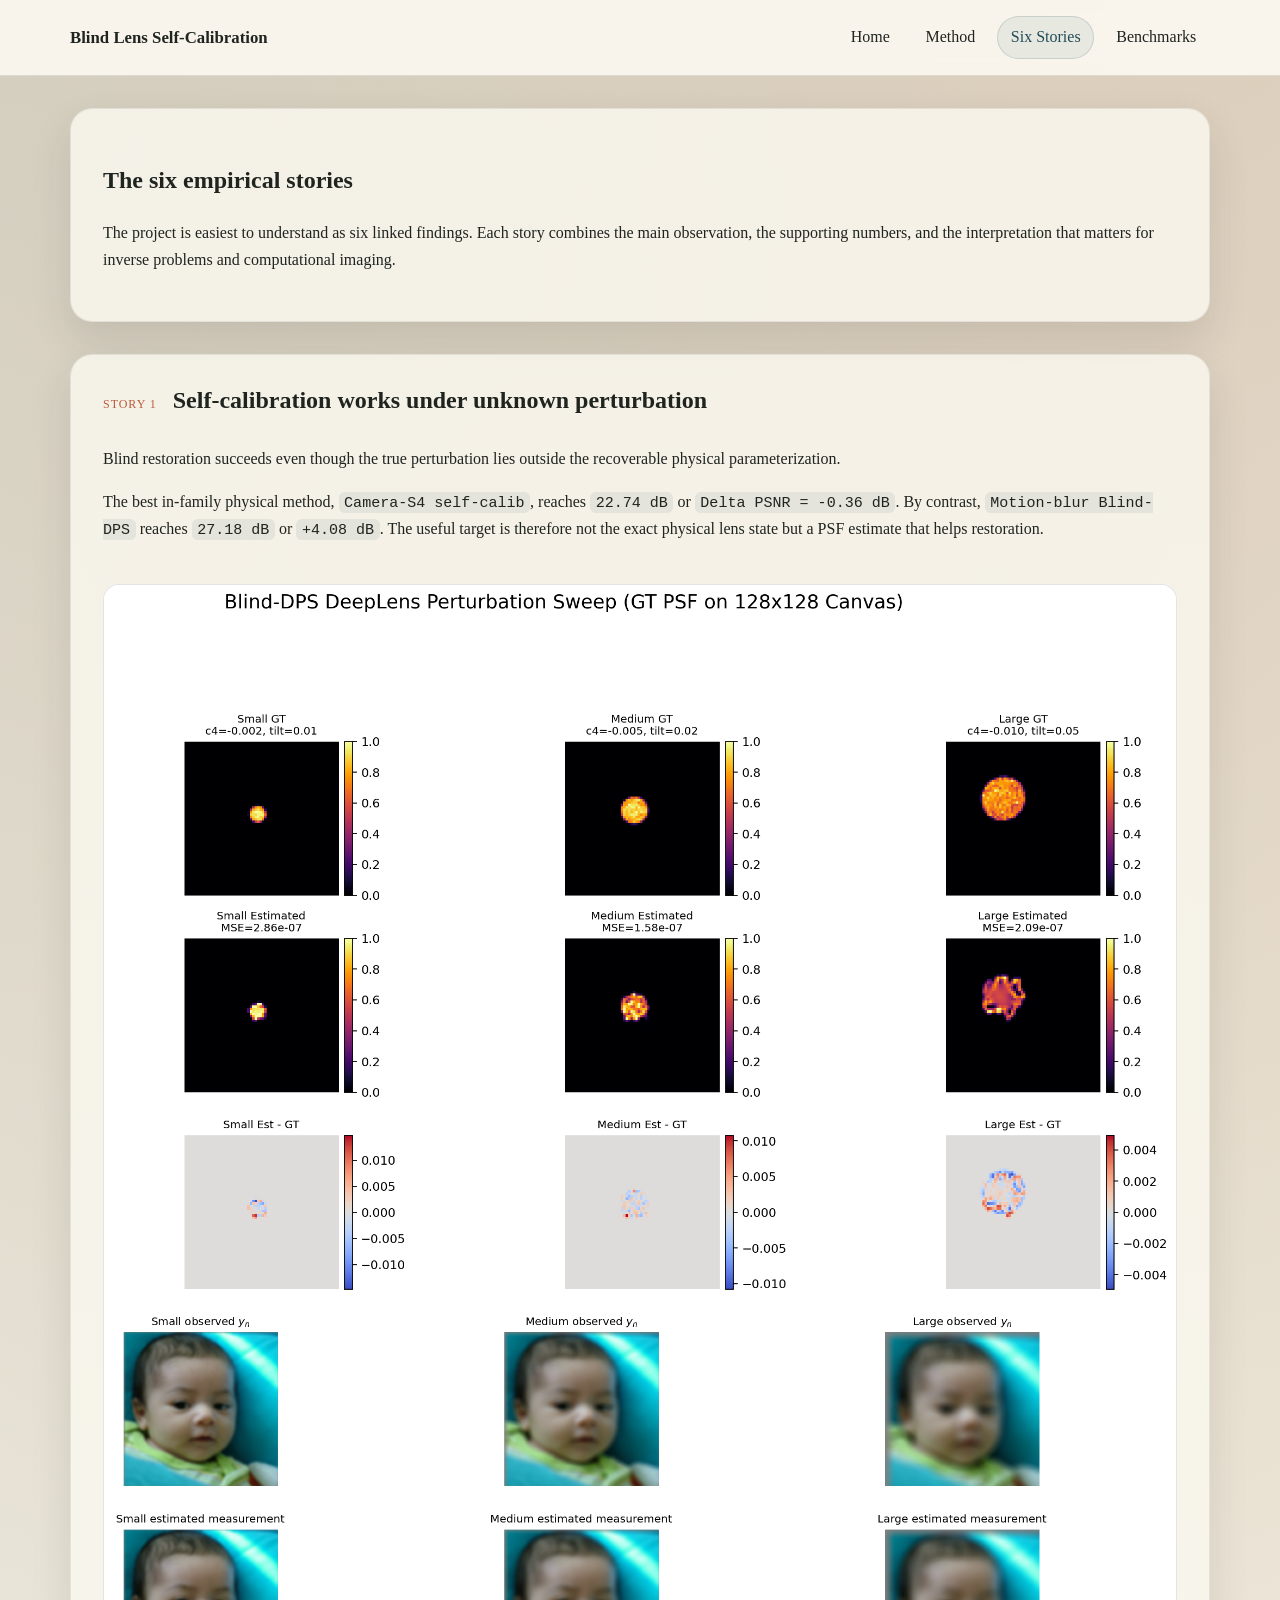
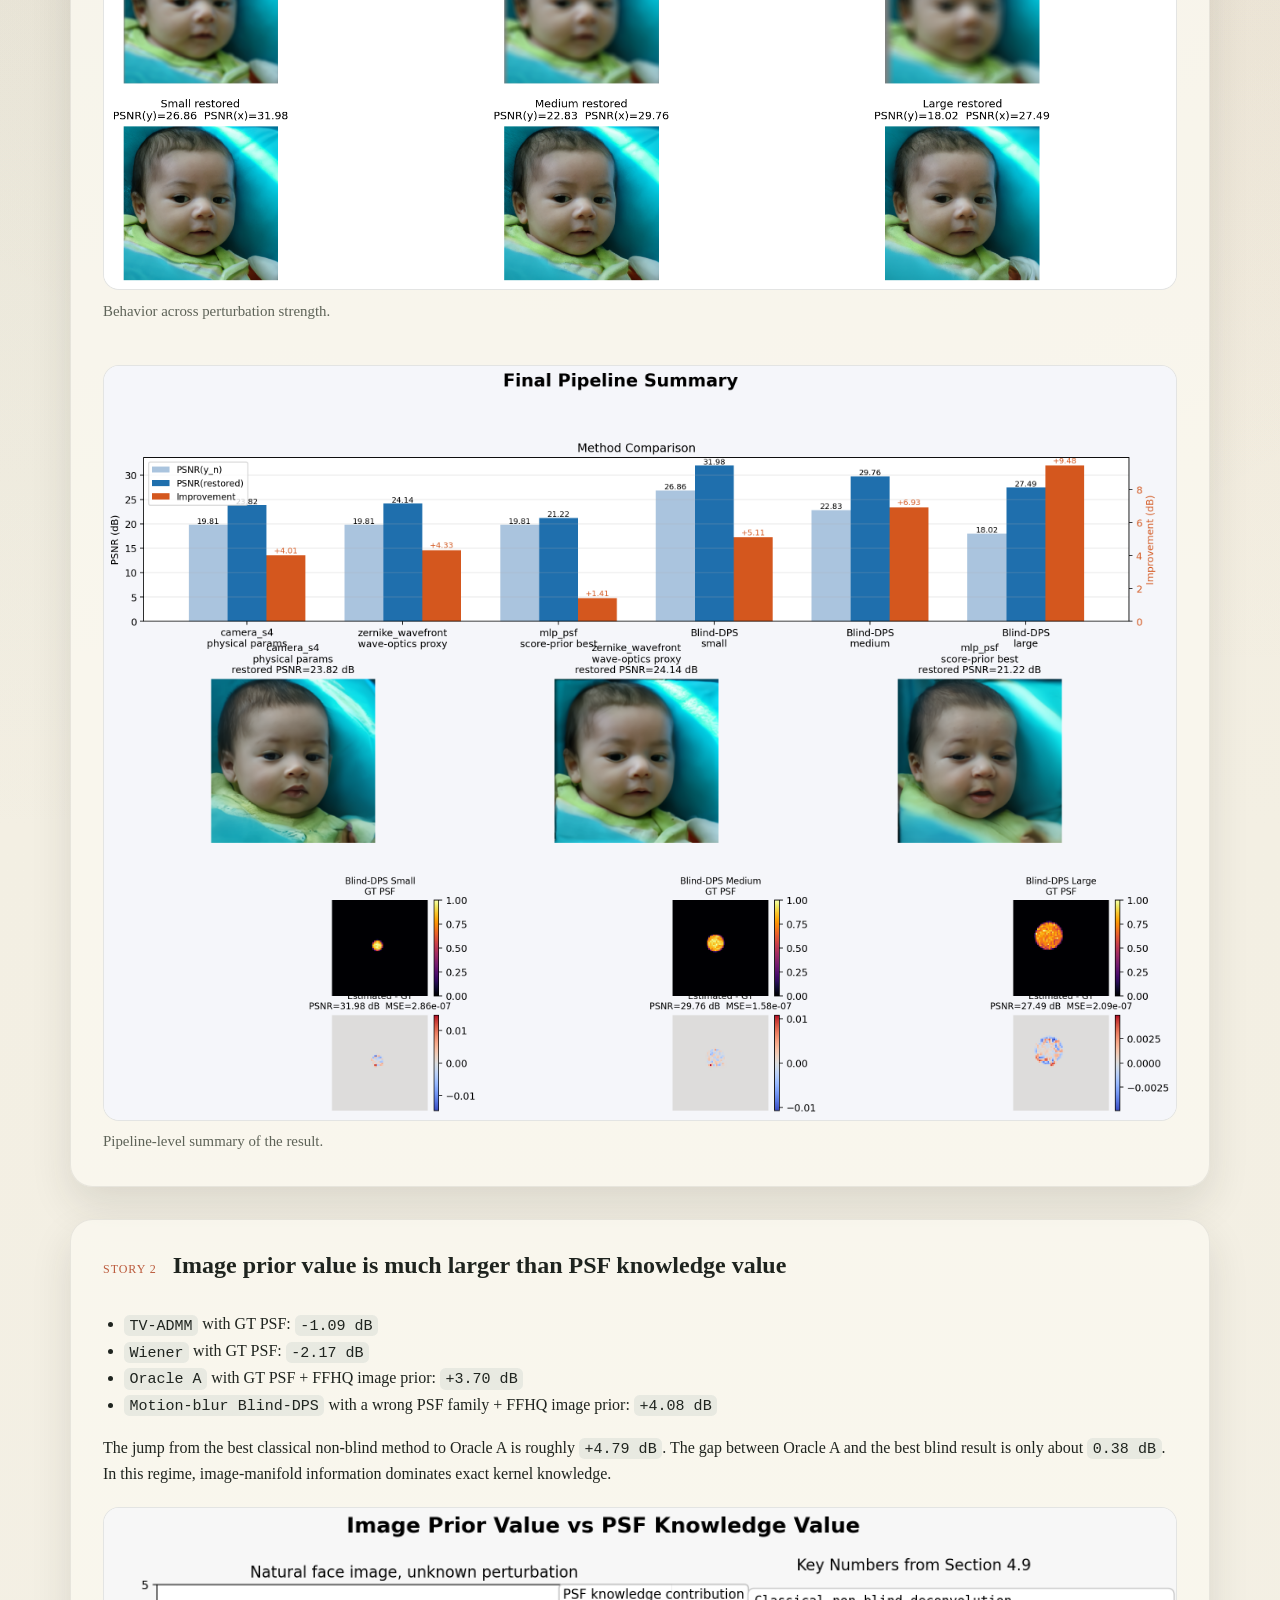
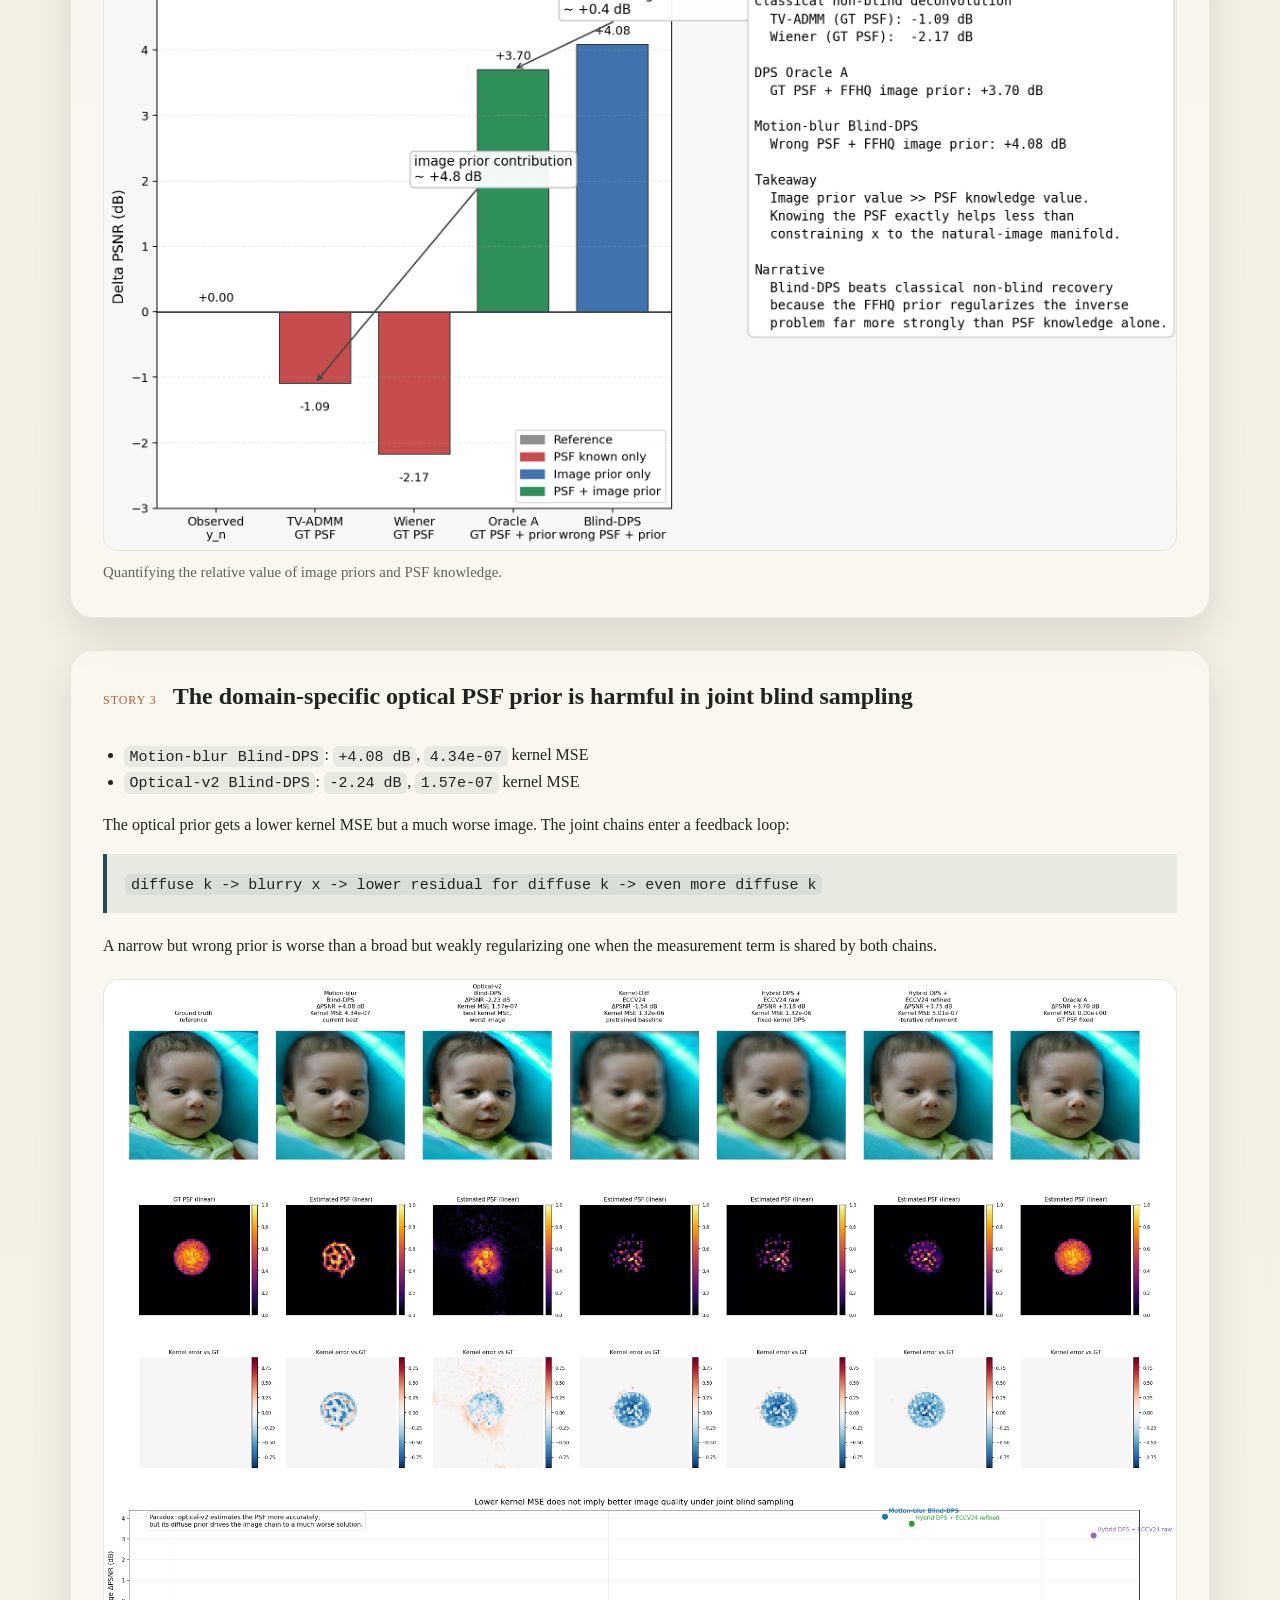
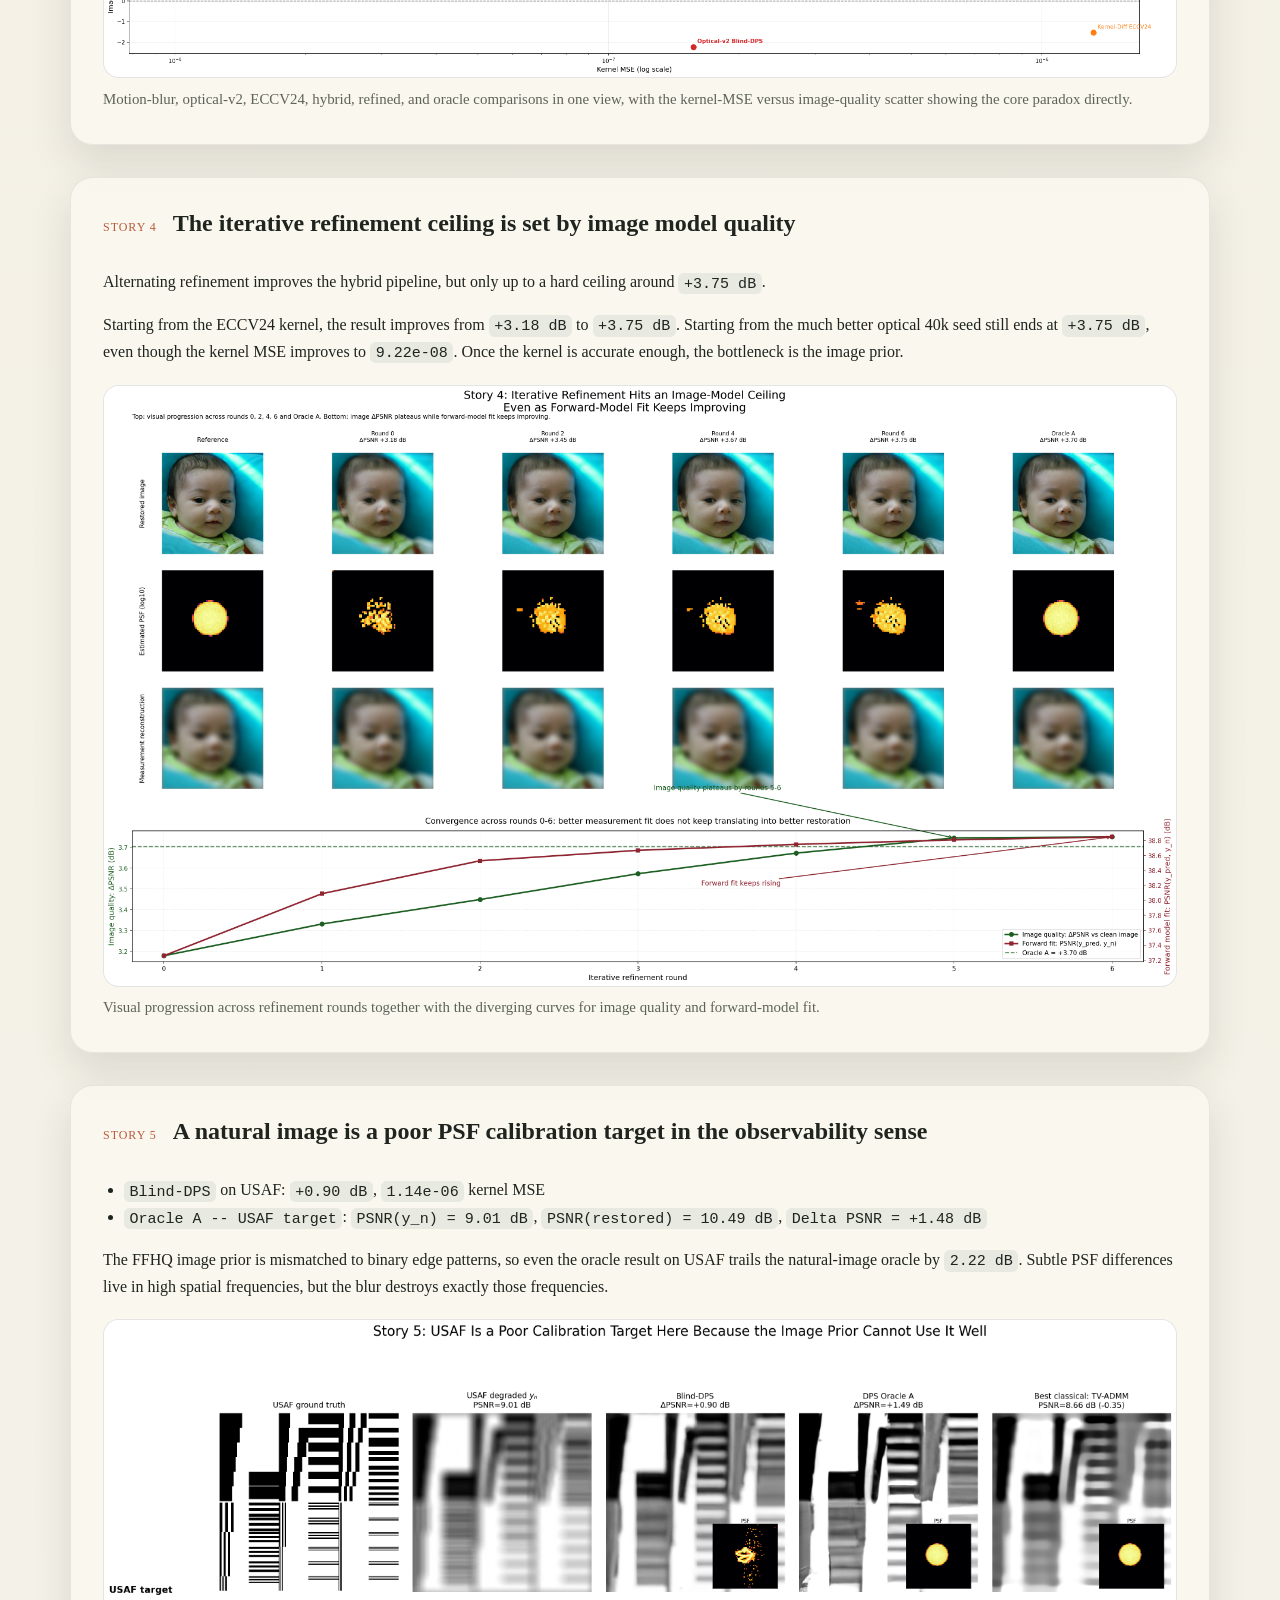
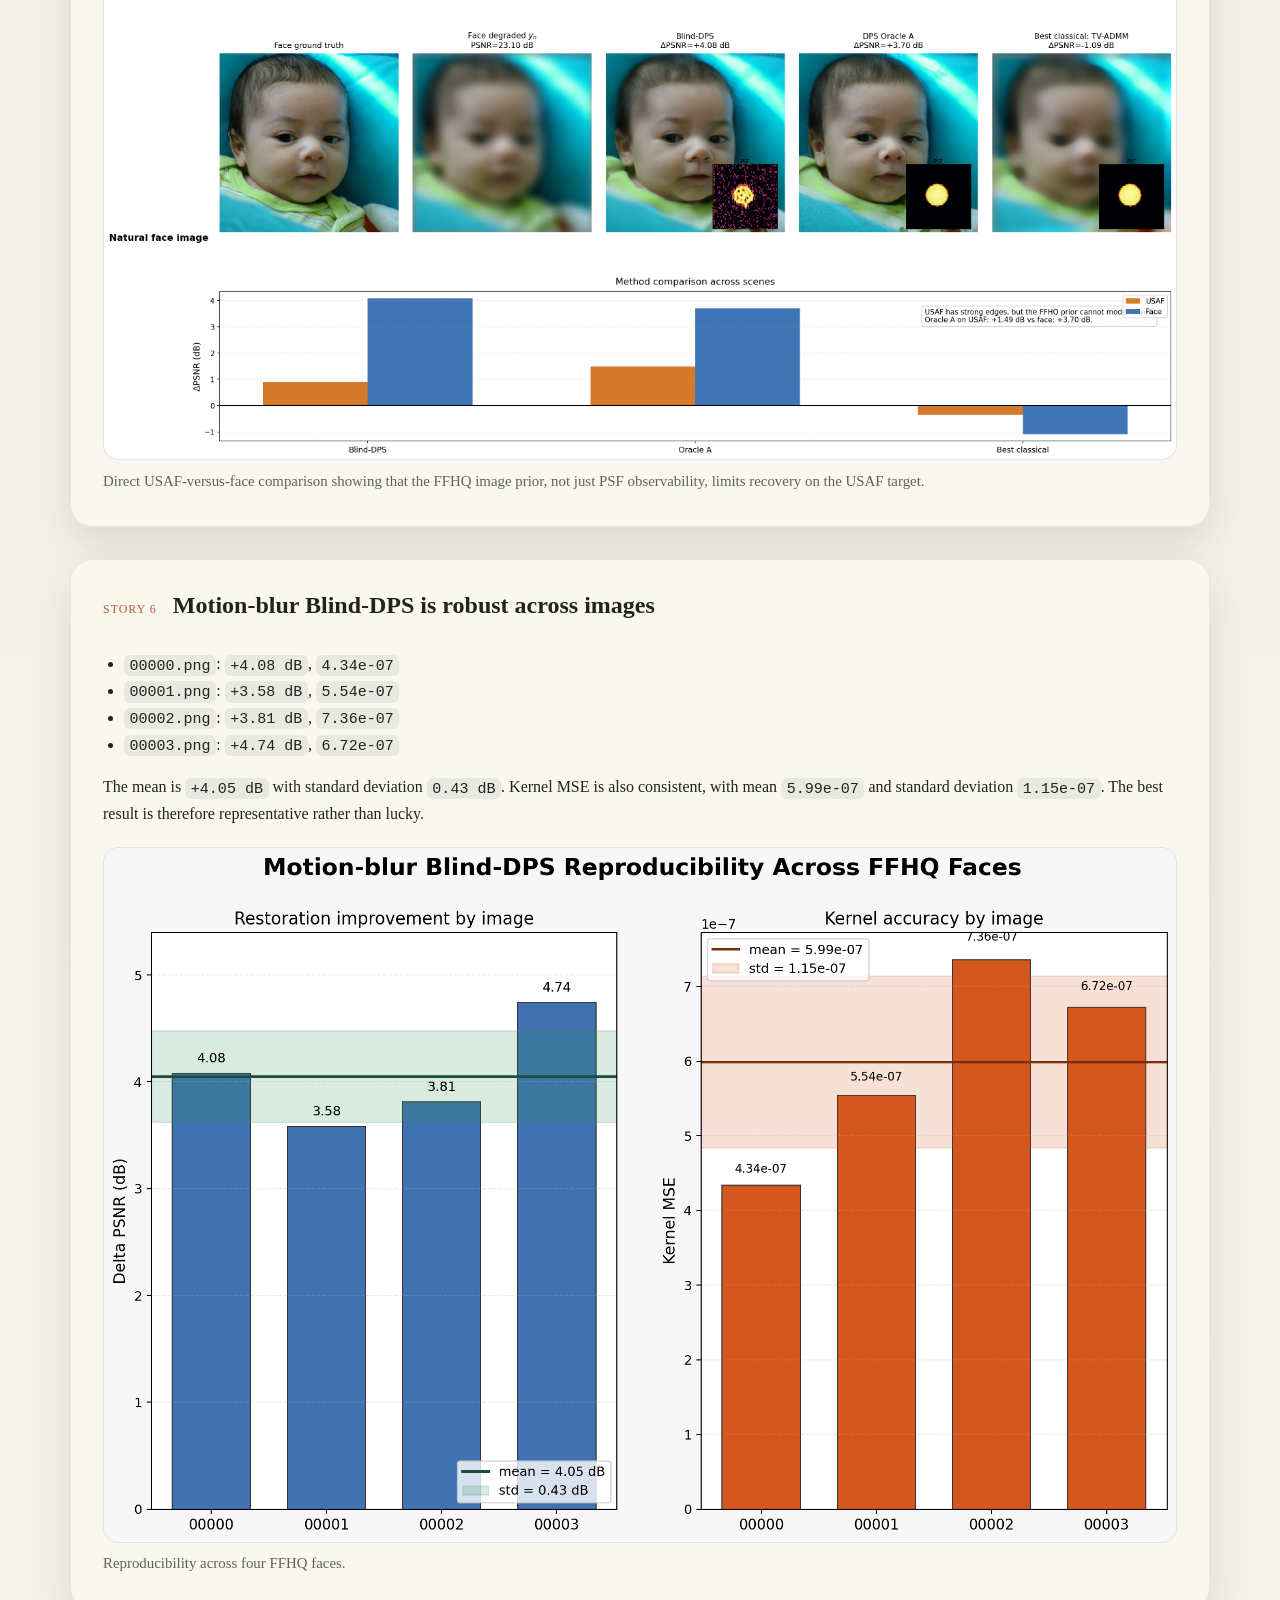
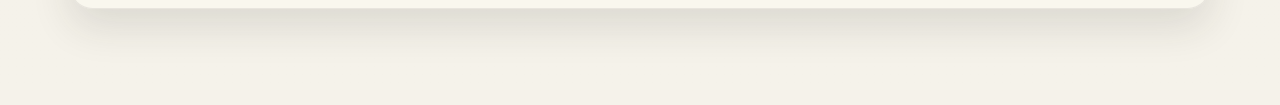
<file: optics-self-calibration/stories.html>
<!doctype html>
<html lang="en">
  <head>
    <meta charset="utf-8" />
    <meta name="viewport" content="width=device-width, initial-scale=1" />
    <title>Six Stories | Blind Lens Self-Calibration</title>
    <meta name="robots" content="noindex, nofollow, noarchive, nosnippet" />
    <meta name="googlebot" content="noindex, nofollow, noarchive, nosnippet" />
    <link rel="stylesheet" href="styles.css" />
  </head>
  <body data-page="stories.html">
    <header class="topbar">
      <div class="topbar-inner">
        <a class="brand" href="index.html">Blind Lens Self-Calibration</a>
        <nav class="page-nav">
          <a href="index.html">Home</a>
          <a href="method.html">Method</a>
          <a class="active" href="stories.html">Six Stories</a>
          <a href="benchmark.html">Benchmarks</a>
        </nav>
      </div>
    </header>

    <main class="page-shell">
      <section class="panel">
        <h1>The six empirical stories</h1>
        <p>
          The project is easiest to understand as six linked findings. Each story combines the
          main observation, the supporting numbers, and the interpretation that matters for inverse
          problems and computational imaging.
        </p>
      </section>

      <section class="story panel">
        <div class="story-header">
          <span class="story-tag">Story 1</span>
          <h2>Self-calibration works under unknown perturbation</h2>
        </div>
        <p>
          Blind restoration succeeds even though the true perturbation lies outside the recoverable
          physical parameterization.
        </p>
        <p>
          The best in-family physical method, <code>Camera-S4 self-calib</code>, reaches
          <code>22.74 dB</code> or <code>Delta PSNR = -0.36 dB</code>. By contrast,
          <code>Motion-blur Blind-DPS</code> reaches <code>27.18 dB</code> or
          <code>+4.08 dB</code>. The useful target is therefore not the exact physical lens state
          but a PSF estimate that helps restoration.
        </p>
        <div class="figure-grid figure-grid-2">
          <figure>
            <img src="assets/figures/blind_dps_perturbation_sweep.png" alt="Blind-DPS perturbation sweep" />
            <figcaption>Behavior across perturbation strength.</figcaption>
          </figure>
          <figure>
            <img src="assets/figures/final_pipeline_summary.png" alt="Final pipeline summary" />
            <figcaption>Pipeline-level summary of the result.</figcaption>
          </figure>
        </div>
      </section>

      <section class="story panel">
        <div class="story-header">
          <span class="story-tag">Story 2</span>
          <h2>Image prior value is much larger than PSF knowledge value</h2>
        </div>
        <ul>
          <li><code>TV-ADMM</code> with GT PSF: <code>-1.09 dB</code></li>
          <li><code>Wiener</code> with GT PSF: <code>-2.17 dB</code></li>
          <li><code>Oracle A</code> with GT PSF + FFHQ image prior: <code>+3.70 dB</code></li>
          <li><code>Motion-blur Blind-DPS</code> with a wrong PSF family + FFHQ image prior: <code>+4.08 dB</code></li>
        </ul>
        <p>
          The jump from the best classical non-blind method to Oracle A is roughly
          <code>+4.79 dB</code>. The gap between Oracle A and the best blind result is only about
          <code>0.38 dB</code>. In this regime, image-manifold information dominates exact kernel
          knowledge.
        </p>
        <figure class="figure-wide">
          <img src="assets/figures/image_prior_vs_psf_knowledge.png" alt="Image prior versus PSF knowledge" />
          <figcaption>Quantifying the relative value of image priors and PSF knowledge.</figcaption>
        </figure>
      </section>

      <section class="story panel">
        <div class="story-header">
          <span class="story-tag">Story 3</span>
          <h2>The domain-specific optical PSF prior is harmful in joint blind sampling</h2>
        </div>
        <ul>
          <li><code>Motion-blur Blind-DPS</code>: <code>+4.08 dB</code>, <code>4.34e-07</code> kernel MSE</li>
          <li><code>Optical-v2 Blind-DPS</code>: <code>-2.24 dB</code>, <code>1.57e-07</code> kernel MSE</li>
        </ul>
        <p>
          The optical prior gets a lower kernel MSE but a much worse image. The joint chains enter
          a feedback loop:
        </p>
        <div class="equation-block">
          <code>diffuse k -&gt; blurry x -&gt; lower residual for diffuse k -&gt; even more diffuse k</code>
        </div>
        <p>
          A narrow but wrong prior is worse than a broad but weakly regularizing one when the
          measurement term is shared by both chains.
        </p>
        <figure class="figure-wide">
          <img src="assets/figures/story3_prior_comparison.png" alt="Story 3 prior comparison figure" />
          <figcaption>
            Motion-blur, optical-v2, ECCV24, hybrid, refined, and oracle comparisons in one view,
            with the kernel-MSE versus image-quality scatter showing the core paradox directly.
          </figcaption>
        </figure>
      </section>

      <section class="story panel">
        <div class="story-header">
          <span class="story-tag">Story 4</span>
          <h2>The iterative refinement ceiling is set by image model quality</h2>
        </div>
        <p>
          Alternating refinement improves the hybrid pipeline, but only up to a hard ceiling around
          <code>+3.75 dB</code>.
        </p>
        <p>
          Starting from the ECCV24 kernel, the result improves from <code>+3.18 dB</code> to
          <code>+3.75 dB</code>. Starting from the much better optical 40k seed still ends at
          <code>+3.75 dB</code>, even though the kernel MSE improves to <code>9.22e-08</code>.
          Once the kernel is accurate enough, the bottleneck is the image prior.
        </p>
        <figure class="figure-wide">
          <img src="assets/figures/story4_iterative_refinement.png" alt="Story 4 iterative refinement figure" />
          <figcaption>
            Visual progression across refinement rounds together with the diverging curves for image
            quality and forward-model fit.
          </figcaption>
        </figure>
      </section>

      <section class="story panel">
        <div class="story-header">
          <span class="story-tag">Story 5</span>
          <h2>A natural image is a poor PSF calibration target in the observability sense</h2>
        </div>
        <ul>
          <li><code>Blind-DPS</code> on USAF: <code>+0.90 dB</code>, <code>1.14e-06</code> kernel MSE</li>
          <li><code>Oracle A -- USAF target</code>: <code>PSNR(y_n) = 9.01 dB</code>, <code>PSNR(restored) = 10.49 dB</code>, <code>Delta PSNR = +1.48 dB</code></li>
        </ul>
        <p>
          The FFHQ image prior is mismatched to binary edge patterns, so even the oracle result on
          USAF trails the natural-image oracle by <code>2.22 dB</code>. Subtle PSF differences
          live in high spatial frequencies, but the blur destroys exactly those frequencies.
        </p>
        <figure class="figure-wide">
          <img src="assets/figures/story5_usaf_calibration_target.png" alt="Story 5 USAF calibration target figure" />
          <figcaption>
            Direct USAF-versus-face comparison showing that the FFHQ image prior, not just PSF observability, limits recovery on the USAF target.
          </figcaption>
        </figure>
      </section>

      <section class="story panel">
        <div class="story-header">
          <span class="story-tag">Story 6</span>
          <h2>Motion-blur Blind-DPS is robust across images</h2>
        </div>
        <ul>
          <li><code>00000.png</code>: <code>+4.08 dB</code>, <code>4.34e-07</code></li>
          <li><code>00001.png</code>: <code>+3.58 dB</code>, <code>5.54e-07</code></li>
          <li><code>00002.png</code>: <code>+3.81 dB</code>, <code>7.36e-07</code></li>
          <li><code>00003.png</code>: <code>+4.74 dB</code>, <code>6.72e-07</code></li>
        </ul>
        <p>
          The mean is <code>+4.05 dB</code> with standard deviation <code>0.43 dB</code>. Kernel
          MSE is also consistent, with mean <code>5.99e-07</code> and standard deviation
          <code>1.15e-07</code>. The best result is therefore representative rather than lucky.
        </p>
        <figure class="figure-wide">
          <img src="assets/figures/blind_dps_reproducibility.png" alt="Blind DPS reproducibility" />
          <figcaption>Reproducibility across four FFHQ faces.</figcaption>
        </figure>
      </section>
    </main>

    <script src="main.js"></script>
  </body>
</html>
</file>
<file: optics-self-calibration/styles.css>
:root {
  --bg: #f3efe3;
  --paper: #fbf8f0;
  --ink: #1f241f;
  --muted: #5e6358;
  --line: rgba(31, 36, 31, 0.12);
  --accent: #204b57;
  --accent-soft: #d7e5df;
  --story: #bb5a3c;
  --shadow: 0 18px 40px rgba(39, 43, 31, 0.12);
}

* {
  box-sizing: border-box;
}

html {
  scroll-behavior: smooth;
}

body {
  margin: 0;
  color: var(--ink);
  background:
    radial-gradient(circle at top left, rgba(32, 75, 87, 0.12), transparent 30%),
    radial-gradient(circle at top right, rgba(187, 90, 60, 0.12), transparent 28%),
    linear-gradient(180deg, #efe8d5 0%, var(--bg) 30%, #f5f2ea 100%);
  font-family: "Palatino Linotype", "Book Antiqua", Palatino, Georgia, serif;
  line-height: 1.65;
}

.topbar {
  position: sticky;
  top: 0;
  z-index: 20;
  border-bottom: 1px solid var(--line);
  background: rgba(251, 248, 240, 0.92);
  backdrop-filter: blur(10px);
}

.topbar-inner {
  max-width: 1180px;
  margin: 0 auto;
  padding: 1rem 1.25rem;
  display: flex;
  justify-content: space-between;
  align-items: center;
  gap: 1rem;
}

.brand {
  color: var(--ink);
  text-decoration: none;
  font-size: 1.05rem;
  font-weight: 700;
}

.page-nav {
  display: flex;
  gap: 0.5rem;
  flex-wrap: wrap;
}

.page-nav a {
  color: var(--ink);
  text-decoration: none;
  padding: 0.45rem 0.8rem;
  border-radius: 999px;
  border: 1px solid transparent;
}

.page-nav a:hover,
.page-nav a.active {
  background: rgba(32, 75, 87, 0.08);
  border-color: rgba(32, 75, 87, 0.15);
  color: var(--accent);
}

img {
  display: block;
  max-width: 100%;
  height: auto;
}

code {
  font-family: "SFMono-Regular", Consolas, "Liberation Mono", Menlo, monospace;
  font-size: 0.94em;
  background: rgba(32, 75, 87, 0.08);
  padding: 0.1rem 0.35rem;
  border-radius: 0.35rem;
}

.site-shell {
  display: grid;
  grid-template-columns: 300px minmax(0, 1fr);
  min-height: 100vh;
}

.page-shell {
  max-width: 1180px;
  margin: 0 auto;
  padding: 2rem 1.25rem 4rem;
}

.sidebar {
  position: sticky;
  top: 0;
  align-self: start;
  height: 100vh;
  padding: 1.5rem;
  border-right: 1px solid var(--line);
  background: rgba(251, 248, 240, 0.9);
  backdrop-filter: blur(10px);
}

.sidebar-inner {
  display: flex;
  flex-direction: column;
  gap: 1rem;
}

.eyebrow,
.hero-kicker,
.story-tag,
.stat-label {
  letter-spacing: 0.08em;
  text-transform: uppercase;
  font-size: 0.75rem;
  color: var(--muted);
}

.sidebar h1 {
  margin: 0;
  font-size: 2rem;
  line-height: 1.05;
}

.lede {
  margin: 0;
  color: var(--muted);
}

.toc {
  display: flex;
  flex-direction: column;
  gap: 0.45rem;
  margin-top: 0.5rem;
}

.toc a {
  color: var(--ink);
  text-decoration: none;
  padding: 0.3rem 0;
  border-bottom: 1px solid transparent;
}

.toc a:hover,
.toc a.active {
  color: var(--accent);
  border-color: rgba(32, 75, 87, 0.25);
}

.sidebar-note {
  margin-top: auto;
  padding: 1rem;
  background: var(--accent-soft);
  border: 1px solid rgba(32, 75, 87, 0.15);
  border-radius: 1rem;
  font-size: 0.95rem;
}

.sidebar-note p {
  margin: 0.45rem 0 0;
  color: var(--muted);
}

.content {
  padding: 2rem 4vw 4rem;
}

.content section {
  max-width: 980px;
  margin: 0 auto 2.5rem;
  background: rgba(251, 248, 240, 0.82);
  border: 1px solid rgba(31, 36, 31, 0.08);
  border-radius: 1.4rem;
  box-shadow: var(--shadow);
  padding: 2rem;
}

.hero {
  background:
    linear-gradient(135deg, rgba(32, 75, 87, 0.08), rgba(187, 90, 60, 0.08)),
    var(--paper);
}

.hero-home {
  max-width: none;
}

.hero h2 {
  margin-top: 0.3rem;
  font-size: clamp(2rem, 3vw, 3.4rem);
  line-height: 1.02;
  max-width: 12ch;
}

.hero-stats {
  display: grid;
  grid-template-columns: repeat(3, minmax(0, 1fr));
  gap: 1rem;
  margin-top: 1.5rem;
}

.cards-section {
  display: grid;
  grid-template-columns: repeat(3, minmax(0, 1fr));
  gap: 1rem;
  margin: 1.2rem 0 2rem;
}

.stat-card {
  padding: 1rem;
  border-radius: 1rem;
  background: rgba(255, 255, 255, 0.55);
  border: 1px solid rgba(31, 36, 31, 0.08);
}

.stat-card strong {
  display: block;
  font-size: 1.7rem;
  margin: 0.2rem 0;
}

.hero-actions {
  display: flex;
  gap: 0.85rem;
  flex-wrap: wrap;
  margin-top: 1.25rem;
}

.button {
  display: inline-flex;
  align-items: center;
  justify-content: center;
  padding: 0.75rem 1rem;
  border-radius: 999px;
  text-decoration: none;
  border: 1px solid rgba(31, 36, 31, 0.12);
}

.button-primary {
  background: var(--accent);
  color: #f7f3ea;
}

.button-secondary {
  background: rgba(255, 255, 255, 0.55);
  color: var(--ink);
}

h2,
h3 {
  line-height: 1.15;
  margin-top: 0;
}

p,
ul,
ol {
  margin: 0 0 1rem;
}

ul,
ol {
  padding-left: 1.3rem;
}

.equation-block {
  margin: 1rem 0 1.25rem;
  padding: 1rem 1.15rem;
  border-left: 4px solid var(--accent);
  background: rgba(32, 75, 87, 0.08);
  overflow-x: auto;
}

.story-header {
  display: flex;
  align-items: baseline;
  gap: 1rem;
  flex-wrap: wrap;
  margin-bottom: 0.75rem;
}

.story-tag {
  color: var(--story);
}

.figure-grid {
  display: grid;
  gap: 1.4rem;
  margin-top: 1.4rem;
}

.figure-grid-2 {
  grid-template-columns: 1fr;
}

.figure-grid-3 {
  grid-template-columns: 1fr;
}

figure,
.figure-wide {
  margin: 1.2rem 0 0;
}

figure img,
.figure-wide img {
  width: 100%;
  border-radius: 1rem;
  border: 1px solid rgba(31, 36, 31, 0.12);
  background: #fff;
}

figcaption {
  margin-top: 0.55rem;
  font-size: 0.93rem;
  color: var(--muted);
}

.table-wrap {
  overflow-x: auto;
  margin: 1rem 0 1.2rem;
}

table {
  width: 100%;
  border-collapse: collapse;
  background: rgba(255, 255, 255, 0.55);
}

th,
td {
  padding: 0.8rem 0.9rem;
  text-align: left;
  border-bottom: 1px solid var(--line);
  vertical-align: top;
}

th {
  font-size: 0.85rem;
  letter-spacing: 0.05em;
  text-transform: uppercase;
  color: var(--muted);
}

.panel {
  margin-bottom: 2rem;
  background: rgba(251, 248, 240, 0.82);
  border: 1px solid rgba(31, 36, 31, 0.08);
  border-radius: 1.4rem;
  box-shadow: var(--shadow);
  padding: 2rem;
}

.panel-grid {
  display: grid;
  grid-template-columns: repeat(2, minmax(0, 1fr));
  gap: 1.5rem;
}

.figure-spotlight {
  margin-bottom: 2rem;
}

@media (max-width: 1100px) {
  .site-shell {
    grid-template-columns: 1fr;
  }

  .sidebar {
    position: relative;
    height: auto;
    border-right: 0;
    border-bottom: 1px solid var(--line);
  }

  .sidebar-note {
    margin-top: 0;
  }
}

@media (max-width: 780px) {
  .topbar-inner {
    align-items: flex-start;
    flex-direction: column;
  }

  .page-shell {
    padding: 1rem 1rem 3rem;
  }

  .content {
    padding: 1rem 1rem 3rem;
  }

  .content section {
    padding: 1.25rem;
    border-radius: 1rem;
  }

  .hero-stats,
  .cards-section,
  .panel-grid,
  .figure-grid-2,
  .figure-grid-3 {
    grid-template-columns: 1fr;
  }

  .story-header {
    gap: 0.4rem;
  }
}
</file>
